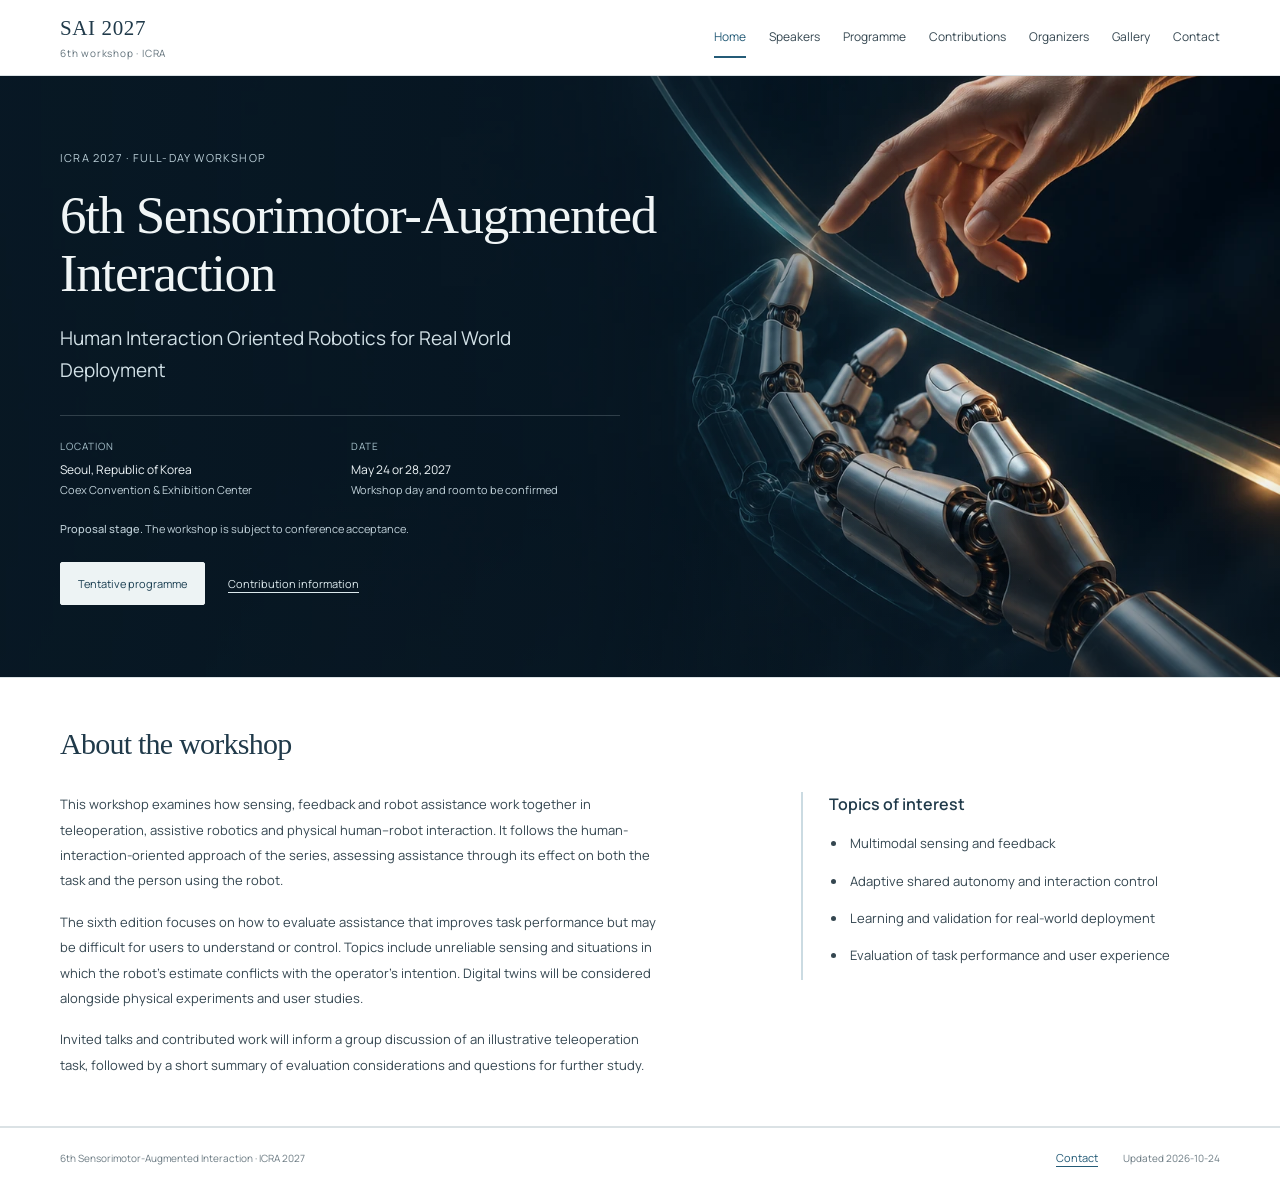
<file: index.html>
<!doctype html>
<html lang="en"><head><meta charset="utf-8"><meta name="viewport" content="width=device-width,initial-scale=1">
<title>6th Sensorimotor-Augmented Interaction | ICRA 2027</title><meta name="description" content="Proposed ICRA 2027 full-day workshop: Human Interaction Oriented Robotics for Real World Deployment.">
<meta name="theme-color" content="#193d50"><link rel="canonical" href="https://hyy2566.github.io/icra-workshop-6th-sai-2027/"><link rel="icon" href="favicon.svg" type="image/svg+xml">
<meta property="og:type" content="website"><meta property="og:title" content="6th Sensorimotor-Augmented Interaction | ICRA 2027"><meta property="og:description" content="Proposed ICRA 2027 full-day workshop: Human Interaction Oriented Robotics for Real World Deployment."><meta property="og:url" content="https://hyy2566.github.io/icra-workshop-6th-sai-2027/"><meta property="og:image" content="https://hyy2566.github.io/icra-workshop-6th-sai-2027/assets/hero-interaction-v2.webp"><meta property="og:image:alt" content="Conceptual illustration of a human hand and a robotic hand">
<link rel="preload" href="assets/fonts/manrope-400.ttf" as="font" type="font/ttf" crossorigin><link rel="preload" href="assets/hero-interaction-v2.webp" as="image"><link rel="stylesheet" href="academic.css?v=6487a0eb64"><script src="site.js?v=db98a8e2d1" defer></script>
<noscript><style>.menu-toggle{display:none}@media(max-width:900px){.site-header{height:auto;position:static}.header-inner{flex-wrap:wrap;padding-block:18px}.nav{display:flex;position:static;padding:0;border:0}}</style></noscript></head>
<body class="home-page"><a class="skip" href="#main">Skip to content</a>
<header class="site-header"><div class="wrap header-inner"><a class="brand" href="index.html" aria-label="6th Sensorimotor-Augmented Interaction home"><span>SAI 2027</span><small>6th workshop · ICRA</small></a><button class="menu-toggle" type="button" aria-expanded="false" aria-controls="main-nav">Menu +</button><nav class="nav" id="main-nav" aria-label="Main navigation"><a href="index.html" aria-current="page">Home</a><a href="speakers.html">Speakers</a><a href="programme.html">Programme</a><a href="contributions.html">Contributions</a><a href="organizers.html">Organizers</a><a href="gallery.html">Gallery</a><a href="contact.html">Contact</a></nav></div></header>
<main id="main"><section class="hero hero-with-art" id="home"><div class="hero-art"><img src="assets/hero-interaction-v2.webp" alt="Conceptual illustration of a human hand and a robotic hand" width="1672" height="941" fetchpriority="high"></div><div class="wrap hero-grid"><div class="hero-copy"><p class="conference-label">ICRA 2027 · Full-day workshop</p><h1>6th Sensorimotor-Augmented Interaction</h1><p class="subtitle">Human Interaction Oriented Robotics for Real World Deployment</p><dl class="event-details"><div><dt>Location</dt><dd>Seoul, Republic of Korea<br><span>Coex Convention &amp; Exhibition Center</span></dd></div><div><dt>Date</dt><dd>May 24 or 28, 2027<br><span>Workshop day and room to be confirmed</span></dd></div></dl><p class="status-note"><strong>Proposal stage.</strong> The workshop is subject to conference acceptance.</p><div class="hero-links"><a class="button" href="programme.html">Tentative programme</a><a href="contributions.html">Contribution information</a></div></div></div></section>
<section class="section" id="about"><div class="wrap"><div class="section-heading"><h2>About the workshop</h2></div><div class="about-layout"><div class="prose"><p>This workshop examines how sensing, feedback and robot assistance work together in teleoperation, assistive robotics and physical human–robot interaction. It follows the human-interaction-oriented approach of the series, assessing assistance through its effect on both the task and the person using the robot.</p><p>The sixth edition focuses on how to evaluate assistance that improves task performance but may be difficult for users to understand or control. Topics include unreliable sensing and situations in which the robot’s estimate conflicts with the operator’s intention. Digital twins will be considered alongside physical experiments and user studies.</p><p>Invited talks and contributed work will inform a group discussion of an illustrative teleoperation task, followed by a short summary of evaluation considerations and questions for further study.</p></div><aside class="topics"><h3>Topics of interest</h3><ul><li>Multimodal sensing and feedback</li><li>Adaptive shared autonomy and interaction control</li><li>Learning and validation for real-world deployment</li><li>Evaluation of task performance and user experience</li></ul></aside></div></div></section></main>
<footer class="footer"><div class="wrap"><p>6th Sensorimotor-Augmented Interaction · ICRA 2027</p><div class="footer-links"><a href="contact.html">Contact</a><span>Updated 2026-10-24</span></div></div></footer></body></html>
</file>
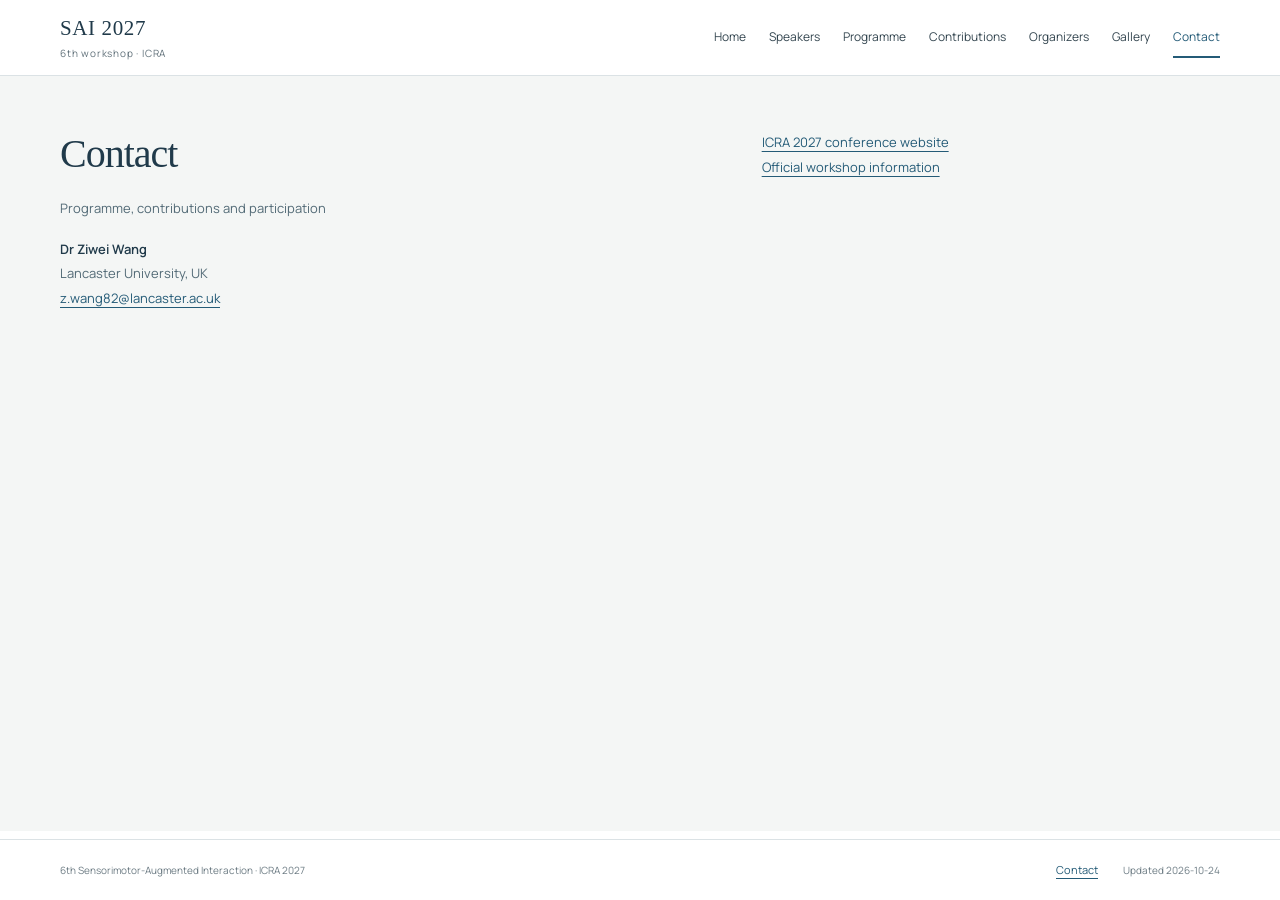
<file: contact.html>
<!doctype html>
<html lang="en"><head><meta charset="utf-8"><meta name="viewport" content="width=device-width,initial-scale=1">
<title>Contact | SAI 2027 · ICRA</title><meta name="description" content="Programme, contribution and participation enquiries for the proposed SAI 2027 workshop.">
<meta name="theme-color" content="#193d50"><link rel="canonical" href="https://hyy2566.github.io/icra-workshop-6th-sai-2027/contact.html"><link rel="icon" href="favicon.svg" type="image/svg+xml">
<meta property="og:type" content="website"><meta property="og:title" content="Contact | SAI 2027 · ICRA"><meta property="og:description" content="Programme, contribution and participation enquiries for the proposed SAI 2027 workshop."><meta property="og:url" content="https://hyy2566.github.io/icra-workshop-6th-sai-2027/contact.html"><meta property="og:image" content="https://hyy2566.github.io/icra-workshop-6th-sai-2027/assets/hero-interaction-v2.webp"><meta property="og:image:alt" content="Conceptual illustration of a human hand and a robotic hand">
<link rel="preload" href="assets/fonts/manrope-400.ttf" as="font" type="font/ttf" crossorigin><link rel="stylesheet" href="academic.css?v=6487a0eb64"><script src="site.js?v=db98a8e2d1" defer></script>
<noscript><style>.menu-toggle{display:none}@media(max-width:900px){.site-header{height:auto;position:static}.header-inner{flex-wrap:wrap;padding-block:18px}.nav{display:flex;position:static;padding:0;border:0}}</style></noscript></head>
<body class="inner-page"><a class="skip" href="#main">Skip to content</a>
<header class="site-header"><div class="wrap header-inner"><a class="brand" href="index.html" aria-label="6th Sensorimotor-Augmented Interaction home"><span>SAI 2027</span><small>6th workshop · ICRA</small></a><button class="menu-toggle" type="button" aria-expanded="false" aria-controls="main-nav">Menu +</button><nav class="nav" id="main-nav" aria-label="Main navigation"><a href="index.html">Home</a><a href="speakers.html">Speakers</a><a href="programme.html">Programme</a><a href="contributions.html">Contributions</a><a href="organizers.html">Organizers</a><a href="gallery.html">Gallery</a><a href="contact.html" aria-current="page">Contact</a></nav></div></header>
<main id="main"><section class="section contact" id="contact"><div class="wrap contact-layout"><div><h1>Contact</h1><p>Programme, contributions and participation</p><p><strong>Dr Ziwei Wang</strong><br>Lancaster University, UK<br><a href="mailto:z.wang82@lancaster.ac.uk">z.wang82@lancaster.ac.uk</a></p></div><div><p><a href="https://2027.ieee-icra.org/" target="_blank" rel="noopener noreferrer">ICRA 2027 conference website</a><br><a href="https://2027.ieee-icra.org/contribute/call-for-workshop-and-tutorial/" target="_blank" rel="noopener noreferrer">Official workshop information</a></p></div></div></section></main>
<footer class="footer"><div class="wrap"><p>6th Sensorimotor-Augmented Interaction · ICRA 2027</p><div class="footer-links"><a href="contact.html">Contact</a><span>Updated 2026-10-24</span></div></div></footer></body></html>
</file>
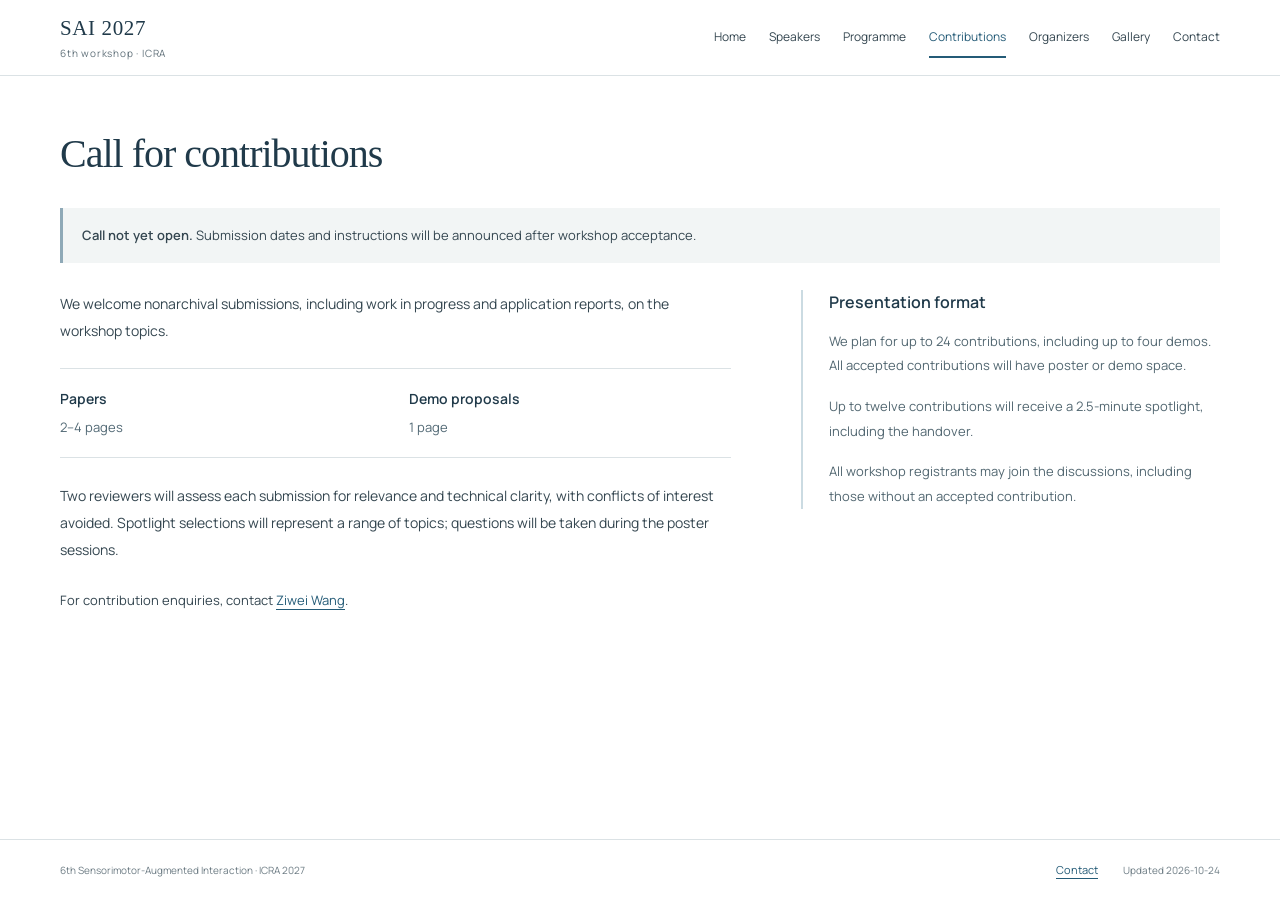
<file: contributions.html>
<!doctype html>
<html lang="en"><head><meta charset="utf-8"><meta name="viewport" content="width=device-width,initial-scale=1">
<title>Contributions | SAI 2027 · ICRA</title><meta name="description" content="Paper, poster and demo contribution information for the proposed ICRA 2027 workshop.">
<meta name="theme-color" content="#193d50"><link rel="canonical" href="https://hyy2566.github.io/icra-workshop-6th-sai-2027/contributions.html"><link rel="icon" href="favicon.svg" type="image/svg+xml">
<meta property="og:type" content="website"><meta property="og:title" content="Contributions | SAI 2027 · ICRA"><meta property="og:description" content="Paper, poster and demo contribution information for the proposed ICRA 2027 workshop."><meta property="og:url" content="https://hyy2566.github.io/icra-workshop-6th-sai-2027/contributions.html"><meta property="og:image" content="https://hyy2566.github.io/icra-workshop-6th-sai-2027/assets/hero-interaction-v2.webp"><meta property="og:image:alt" content="Conceptual illustration of a human hand and a robotic hand">
<link rel="preload" href="assets/fonts/manrope-400.ttf" as="font" type="font/ttf" crossorigin><link rel="stylesheet" href="academic.css?v=6487a0eb64"><script src="site.js?v=db98a8e2d1" defer></script>
<noscript><style>.menu-toggle{display:none}@media(max-width:900px){.site-header{height:auto;position:static}.header-inner{flex-wrap:wrap;padding-block:18px}.nav{display:flex;position:static;padding:0;border:0}}</style></noscript></head>
<body class="inner-page"><a class="skip" href="#main">Skip to content</a>
<header class="site-header"><div class="wrap header-inner"><a class="brand" href="index.html" aria-label="6th Sensorimotor-Augmented Interaction home"><span>SAI 2027</span><small>6th workshop · ICRA</small></a><button class="menu-toggle" type="button" aria-expanded="false" aria-controls="main-nav">Menu +</button><nav class="nav" id="main-nav" aria-label="Main navigation"><a href="index.html">Home</a><a href="speakers.html">Speakers</a><a href="programme.html">Programme</a><a href="contributions.html" aria-current="page">Contributions</a><a href="organizers.html">Organizers</a><a href="gallery.html">Gallery</a><a href="contact.html">Contact</a></nav></div></header>
<main id="main"><section class="section" id="contribute"><div class="wrap"><div class="section-heading"><h1>Call for contributions</h1></div><p class="submission-status"><strong>Call not yet open.</strong> Submission dates and instructions will be announced after workshop acceptance.</p><div class="contribution-layout"><div class="prose"><p>We welcome nonarchival submissions, including work in progress and application reports, on the workshop topics.</p><dl class="formats"><div><dt>Papers</dt><dd>2–4 pages</dd></div><div><dt>Demo proposals</dt><dd>1 page</dd></div></dl><p>Two reviewers will assess each submission for relevance and technical clarity, with conflicts of interest avoided. Spotlight selections will represent a range of topics; questions will be taken during the poster sessions.</p></div><aside class="contribution-notes"><h3>Presentation format</h3><p>We plan for up to 24 contributions, including up to four demos. All accepted contributions will have poster or demo space.</p><p>Up to twelve contributions will receive a 2.5-minute spotlight, including the handover.</p><p>All workshop registrants may join the discussions, including those without an accepted contribution.</p></aside></div><p class="section-contact">For contribution enquiries, contact <a href="mailto:z.wang82@lancaster.ac.uk">Ziwei Wang</a>.</p></div></section></main>
<footer class="footer"><div class="wrap"><p>6th Sensorimotor-Augmented Interaction · ICRA 2027</p><div class="footer-links"><a href="contact.html">Contact</a><span>Updated 2026-10-24</span></div></div></footer></body></html>
</file>
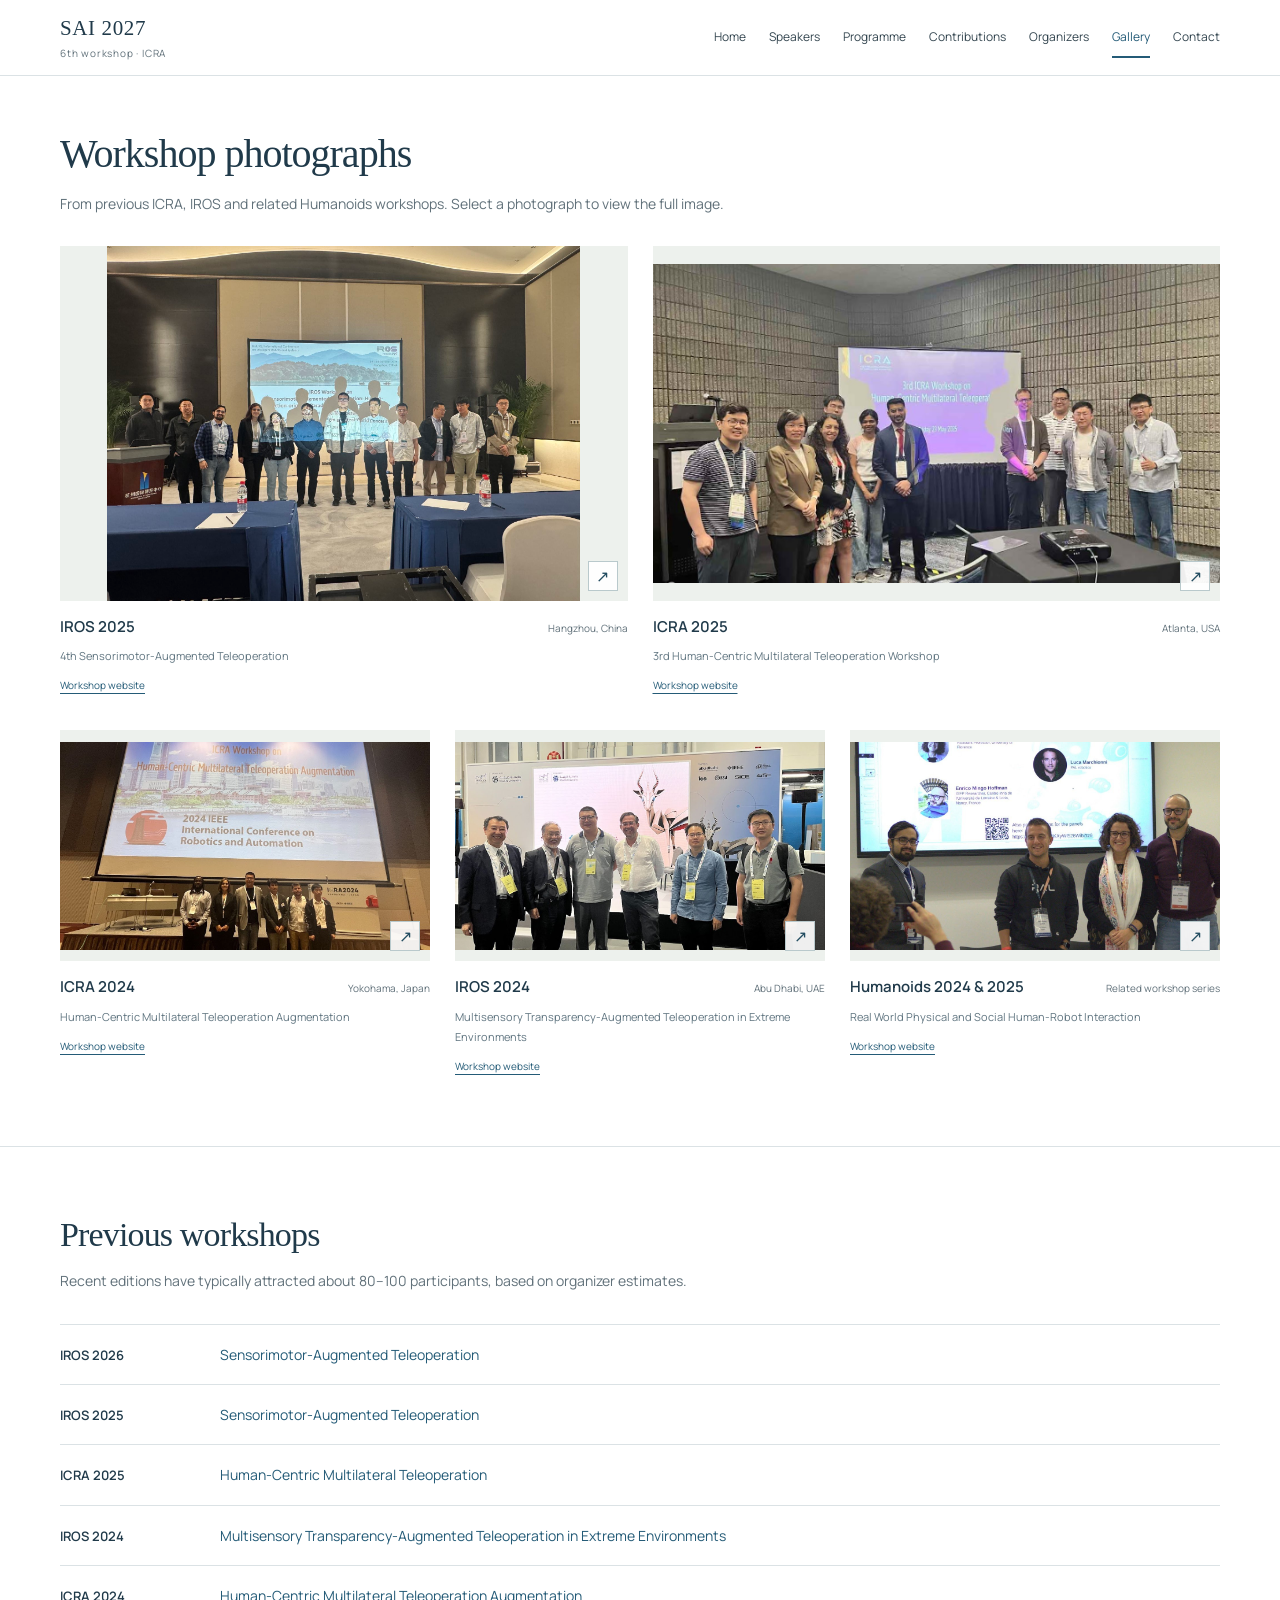
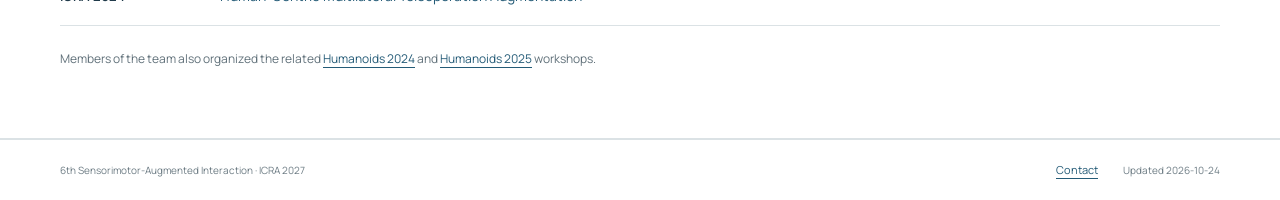
<file: gallery.html>
<!doctype html>
<html lang="en"><head><meta charset="utf-8"><meta name="viewport" content="width=device-width,initial-scale=1">
<title>Gallery | SAI 2027 · ICRA</title><meta name="description" content="Group photographs and websites from the previous ICRA, IROS and related Humanoids workshops.">
<meta name="theme-color" content="#193d50"><link rel="canonical" href="https://hyy2566.github.io/icra-workshop-6th-sai-2027/gallery.html"><link rel="icon" href="favicon.svg" type="image/svg+xml">
<meta property="og:type" content="website"><meta property="og:title" content="Gallery | SAI 2027 · ICRA"><meta property="og:description" content="Group photographs and websites from the previous ICRA, IROS and related Humanoids workshops."><meta property="og:url" content="https://hyy2566.github.io/icra-workshop-6th-sai-2027/gallery.html"><meta property="og:image" content="https://hyy2566.github.io/icra-workshop-6th-sai-2027/assets/hero-interaction-v2.webp"><meta property="og:image:alt" content="Conceptual illustration of a human hand and a robotic hand">
<link rel="preload" href="assets/fonts/manrope-400.ttf" as="font" type="font/ttf" crossorigin><link rel="stylesheet" href="academic.css?v=6487a0eb64"><script src="site.js?v=db98a8e2d1" defer></script>
<noscript><style>.menu-toggle{display:none}@media(max-width:900px){.site-header{height:auto;position:static}.header-inner{flex-wrap:wrap;padding-block:18px}.nav{display:flex;position:static;padding:0;border:0}}</style></noscript></head>
<body class="inner-page"><a class="skip" href="#main">Skip to content</a>
<header class="site-header"><div class="wrap header-inner"><a class="brand" href="index.html" aria-label="6th Sensorimotor-Augmented Interaction home"><span>SAI 2027</span><small>6th workshop · ICRA</small></a><button class="menu-toggle" type="button" aria-expanded="false" aria-controls="main-nav">Menu +</button><nav class="nav" id="main-nav" aria-label="Main navigation"><a href="index.html">Home</a><a href="speakers.html">Speakers</a><a href="programme.html">Programme</a><a href="contributions.html">Contributions</a><a href="organizers.html">Organizers</a><a href="gallery.html" aria-current="page">Gallery</a><a href="contact.html">Contact</a></nav></div></header>
<main id="main"><section class="section" id="gallery"><div class="wrap"><div class="section-heading"><h1>Workshop photographs</h1><p>From previous ICRA, IROS and related Humanoids workshops. Select a photograph to view the full image.</p></div><div class="gallery-grid"><figure class="gallery-item"><a class="gallery-open" href="assets/gallery/iros-2025.jpg" target="_blank" rel="noopener" data-caption="IROS 2025 · Hangzhou, China" aria-label="View IROS 2025 group photograph at full size"><img src="assets/gallery/iros-2025.jpg" width="1706" height="1279" alt="Group photograph from IROS 2025" loading="lazy" decoding="async"><span class="gallery-zoom" aria-hidden="true">↗</span></a><figcaption><div class="gallery-caption-top"><h3>IROS 2025</h3><span>Hangzhou, China</span></div><p>4th Sensorimotor-Augmented Teleoperation</p><a class="gallery-event-link" href="https://sites.google.com/view/iros-workshop-4th-sat-2025" target="_blank" rel="noopener noreferrer">Workshop website</a></figcaption></figure><figure class="gallery-item"><a class="gallery-open" href="assets/gallery/icra-2025.jpg" target="_blank" rel="noopener" data-caption="ICRA 2025 · Atlanta, USA" aria-label="View ICRA 2025 group photograph at full size"><img src="assets/gallery/icra-2025.jpg" width="1280" height="719" alt="Group photograph from ICRA 2025" loading="lazy" decoding="async"><span class="gallery-zoom" aria-hidden="true">↗</span></a><figcaption><div class="gallery-caption-top"><h3>ICRA 2025</h3><span>Atlanta, USA</span></div><p>3rd Human-Centric Multilateral Teleoperation Workshop</p><a class="gallery-event-link" href="https://sites.google.com/view/icra-2025-workshop/home" target="_blank" rel="noopener noreferrer">Workshop website</a></figcaption></figure><figure class="gallery-item"><a class="gallery-open" href="assets/gallery/icra-2024.jpg" target="_blank" rel="noopener" data-caption="ICRA 2024 · Yokohama, Japan" aria-label="View ICRA 2024 group photograph at full size"><img src="assets/gallery/icra-2024.jpg" width="1280" height="719" alt="Group photograph from ICRA 2024" loading="lazy" decoding="async"><span class="gallery-zoom" aria-hidden="true">↗</span></a><figcaption><div class="gallery-caption-top"><h3>ICRA 2024</h3><span>Yokohama, Japan</span></div><p>Human-Centric Multilateral Teleoperation Augmentation</p><a class="gallery-event-link" href="https://sites.google.com/view/humancentricicra2024/home" target="_blank" rel="noopener noreferrer">Workshop website</a></figcaption></figure><figure class="gallery-item"><a class="gallery-open" href="assets/gallery/iros-2024.jpg" target="_blank" rel="noopener" data-caption="IROS 2024 · Abu Dhabi, UAE" aria-label="View IROS 2024 group photograph at full size"><img src="assets/gallery/iros-2024.jpg" width="1280" height="719" alt="Group photograph from IROS 2024" loading="lazy" decoding="async"><span class="gallery-zoom" aria-hidden="true">↗</span></a><figcaption><div class="gallery-caption-top"><h3>IROS 2024</h3><span>Abu Dhabi, UAE</span></div><p>Multisensory Transparency-Augmented Teleoperation in Extreme Environments</p><a class="gallery-event-link" href="https://sites.google.com/view/iros24-ws-multisensory/home" target="_blank" rel="noopener noreferrer">Workshop website</a></figcaption></figure><figure class="gallery-item"><a class="gallery-open" href="assets/gallery/humanoids-2024-2025.jpg" target="_blank" rel="noopener" data-caption="Humanoids 2024 &amp; 2025 · Related workshop series" aria-label="View Humanoids 2024 &amp; 2025 group photograph at full size"><img src="assets/gallery/humanoids-2024-2025.jpg" width="1280" height="719" alt="Group photograph from Humanoids 2024 &amp; 2025" loading="lazy" decoding="async"><span class="gallery-zoom" aria-hidden="true">↗</span></a><figcaption><div class="gallery-caption-top"><h3>Humanoids 2024 &amp; 2025</h3><span>Related workshop series</span></div><p>Real World Physical and Social Human-Robot Interaction</p><a class="gallery-event-link" href="https://rwhri.github.io/Humanoids2024_workshop/" target="_blank" rel="noopener noreferrer">Workshop website</a></figcaption></figure></div></div></section>
<section class="section" id="previous"><div class="wrap"><div class="section-heading"><h2>Previous workshops</h2><p>Recent editions have typically attracted about 80–100 participants, based on organizer estimates.</p></div><ul class="editions"><li><span class="edition-event">IROS 2026</span><a href="https://hyy2566.github.io/iros-workshop-5th-sat-2026/" target="_blank" rel="noopener noreferrer">Sensorimotor-Augmented Teleoperation</a></li><li><span class="edition-event">IROS 2025</span><a href="https://sites.google.com/view/iros-workshop-4th-sat-2025" target="_blank" rel="noopener noreferrer">Sensorimotor-Augmented Teleoperation</a></li><li><span class="edition-event">ICRA 2025</span><a href="https://sites.google.com/view/icra-2025-workshop/home" target="_blank" rel="noopener noreferrer">Human-Centric Multilateral Teleoperation</a></li><li><span class="edition-event">IROS 2024</span><a href="https://sites.google.com/view/iros24-ws-multisensory/home" target="_blank" rel="noopener noreferrer">Multisensory Transparency-Augmented Teleoperation in Extreme Environments</a></li><li><span class="edition-event">ICRA 2024</span><a href="https://sites.google.com/view/humancentricicra2024/home" target="_blank" rel="noopener noreferrer">Human-Centric Multilateral Teleoperation Augmentation</a></li></ul><p class="related-events">Members of the team also organized the related <a href="https://rwhri.github.io/Humanoids2024_workshop/" target="_blank" rel="noopener noreferrer">Humanoids 2024</a> and <a href="https://rwhri.github.io/Humanoids2025_workshop/" target="_blank" rel="noopener noreferrer">Humanoids 2025</a> workshops.</p></div></section><dialog class="photo-dialog" aria-labelledby="photo-caption"><div class="photo-viewer"><button class="photo-close" type="button" aria-label="Close photograph" autofocus>×</button><img class="photo-full" alt="Selected workshop group photograph" width="1280" height="719"><div class="photo-controls"><button class="photo-previous" type="button" aria-label="Previous photograph">←</button><div><p id="photo-caption"></p><span class="photo-count" aria-live="polite"></span></div><button class="photo-next" type="button" aria-label="Next photograph">→</button></div></div></dialog></main>
<footer class="footer"><div class="wrap"><p>6th Sensorimotor-Augmented Interaction · ICRA 2027</p><div class="footer-links"><a href="contact.html">Contact</a><span>Updated 2026-10-24</span></div></div></footer></body></html>
</file>
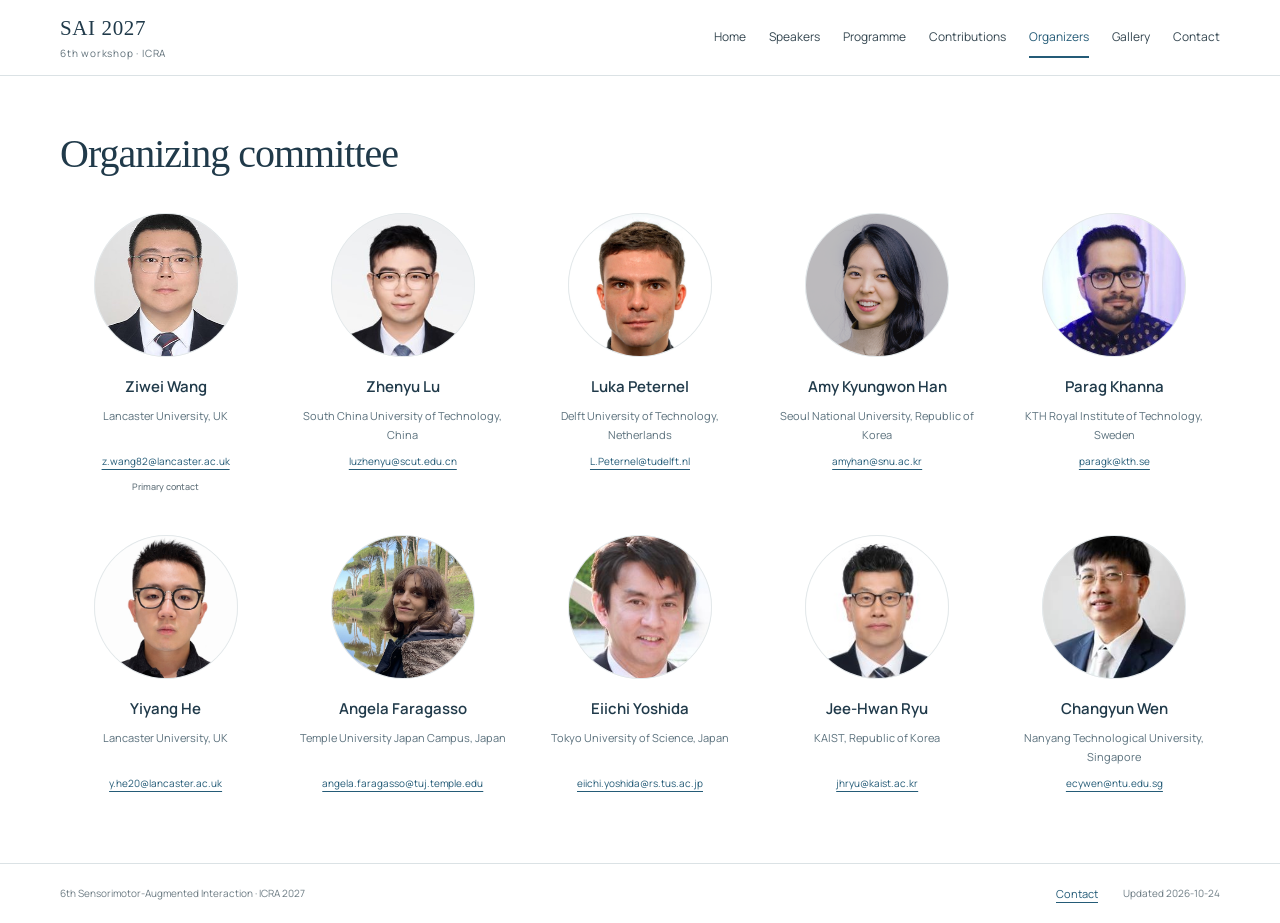
<file: organizers.html>
<!doctype html>
<html lang="en"><head><meta charset="utf-8"><meta name="viewport" content="width=device-width,initial-scale=1">
<title>Organizers | SAI 2027 · ICRA</title><meta name="description" content="Organizing committee, affiliations, personal profiles and contact details for SAI 2027.">
<meta name="theme-color" content="#193d50"><link rel="canonical" href="https://hyy2566.github.io/icra-workshop-6th-sai-2027/organizers.html"><link rel="icon" href="favicon.svg" type="image/svg+xml">
<meta property="og:type" content="website"><meta property="og:title" content="Organizers | SAI 2027 · ICRA"><meta property="og:description" content="Organizing committee, affiliations, personal profiles and contact details for SAI 2027."><meta property="og:url" content="https://hyy2566.github.io/icra-workshop-6th-sai-2027/organizers.html"><meta property="og:image" content="https://hyy2566.github.io/icra-workshop-6th-sai-2027/assets/hero-interaction-v2.webp"><meta property="og:image:alt" content="Conceptual illustration of a human hand and a robotic hand">
<link rel="preload" href="assets/fonts/manrope-400.ttf" as="font" type="font/ttf" crossorigin><link rel="stylesheet" href="academic.css?v=6487a0eb64"><script src="site.js?v=db98a8e2d1" defer></script>
<noscript><style>.menu-toggle{display:none}@media(max-width:900px){.site-header{height:auto;position:static}.header-inner{flex-wrap:wrap;padding-block:18px}.nav{display:flex;position:static;padding:0;border:0}}</style></noscript></head>
<body class="inner-page"><a class="skip" href="#main">Skip to content</a>
<header class="site-header"><div class="wrap header-inner"><a class="brand" href="index.html" aria-label="6th Sensorimotor-Augmented Interaction home"><span>SAI 2027</span><small>6th workshop · ICRA</small></a><button class="menu-toggle" type="button" aria-expanded="false" aria-controls="main-nav">Menu +</button><nav class="nav" id="main-nav" aria-label="Main navigation"><a href="index.html">Home</a><a href="speakers.html">Speakers</a><a href="programme.html">Programme</a><a href="contributions.html">Contributions</a><a href="organizers.html" aria-current="page">Organizers</a><a href="gallery.html">Gallery</a><a href="contact.html">Contact</a></nav></div></header>
<main id="main"><section class="section" id="organizers"><div class="wrap"><div class="section-heading"><h1>Organizing committee</h1></div><div class="organizer-grid"><article class="organizer" id="organizer-ziwei-wang">
    <a class="organizer-portrait" href="https://www.lancaster.ac.uk/engineering/about/people/ziwei-wang" target="_blank" rel="noopener noreferrer" aria-label="Ziwei Wang: personal profile (opens in a new tab)"><img class="organizer-photo" src="assets/organizers/ziwei-wang.jpg" alt="Ziwei Wang" width="144" height="144" loading="lazy"></a>
    <h3><a href="https://www.lancaster.ac.uk/engineering/about/people/ziwei-wang" target="_blank" rel="noopener noreferrer">Ziwei Wang</a></h3>
    <p class="organizer-affiliation">Lancaster University, UK</p>
    <a class="organizer-email" href="mailto:z.wang82@lancaster.ac.uk">z.wang82@lancaster.ac.uk</a><p class="role">Primary contact</p>
    </article><article class="organizer" id="organizer-zhenyu-lu">
    <a class="organizer-portrait" href="https://www.hirobot-lab.cn/teammate/teammate_en.html" target="_blank" rel="noopener noreferrer" aria-label="Zhenyu Lu: personal profile (opens in a new tab)"><img class="organizer-photo" src="assets/organizers/zhenyu-lu.jpg" alt="Zhenyu Lu" width="144" height="144" loading="lazy"></a>
    <h3><a href="https://www.hirobot-lab.cn/teammate/teammate_en.html" target="_blank" rel="noopener noreferrer">Zhenyu Lu</a></h3>
    <p class="organizer-affiliation">South China University of Technology, China</p>
    <a class="organizer-email" href="mailto:luzhenyu@scut.edu.cn">luzhenyu@scut.edu.cn</a>
    </article><article class="organizer" id="organizer-luka-peternel">
    <a class="organizer-portrait" href="https://www.lukapeternel.nl/" target="_blank" rel="noopener noreferrer" aria-label="Luka Peternel: personal profile (opens in a new tab)"><img class="organizer-photo" src="assets/organizers/luka-peternel.jpg" alt="Luka Peternel" width="144" height="144" loading="lazy"></a>
    <h3><a href="https://www.lukapeternel.nl/" target="_blank" rel="noopener noreferrer">Luka Peternel</a></h3>
    <p class="organizer-affiliation">Delft University of Technology, Netherlands</p>
    <a class="organizer-email" href="mailto:L.Peternel@tudelft.nl">L.Peternel@tudelft.nl</a>
    </article><article class="organizer" id="organizer-amy-han">
    <a class="organizer-portrait" href="https://hero.snu.ac.kr/people/amyhan" target="_blank" rel="noopener noreferrer" aria-label="Amy Kyungwon Han: personal profile (opens in a new tab)"><img class="organizer-photo" src="assets/organizers/amy-han.png" alt="Amy Kyungwon Han" width="144" height="144" loading="lazy"></a>
    <h3><a href="https://hero.snu.ac.kr/people/amyhan" target="_blank" rel="noopener noreferrer">Amy Kyungwon Han</a></h3>
    <p class="organizer-affiliation">Seoul National University, Republic of Korea</p>
    <a class="organizer-email" href="mailto:amyhan@snu.ac.kr">amyhan@snu.ac.kr</a>
    </article><article class="organizer" id="organizer-parag-khanna">
    <a class="organizer-portrait" href="https://www.kth.se/profile/paragk" target="_blank" rel="noopener noreferrer" aria-label="Parag Khanna: personal profile (opens in a new tab)"><img class="organizer-photo" src="assets/organizers/parag-khanna.jpg" alt="Parag Khanna" width="144" height="144" loading="lazy"></a>
    <h3><a href="https://www.kth.se/profile/paragk" target="_blank" rel="noopener noreferrer">Parag Khanna</a></h3>
    <p class="organizer-affiliation">KTH Royal Institute of Technology, Sweden</p>
    <a class="organizer-email" href="mailto:paragk@kth.se">paragk@kth.se</a>
    </article><article class="organizer" id="organizer-yiyang-he">
    <a class="organizer-portrait" href="https://www.lancaster.ac.uk/engineering/about/people/yiyang-he" target="_blank" rel="noopener noreferrer" aria-label="Yiyang He: personal profile (opens in a new tab)"><img class="organizer-photo" src="assets/organizers/yiyang-he.jpg" alt="Yiyang He" width="144" height="144" loading="lazy"></a>
    <h3><a href="https://www.lancaster.ac.uk/engineering/about/people/yiyang-he" target="_blank" rel="noopener noreferrer">Yiyang He</a></h3>
    <p class="organizer-affiliation">Lancaster University, UK</p>
    <a class="organizer-email" href="mailto:y.he20@lancaster.ac.uk">y.he20@lancaster.ac.uk</a>
    </article><article class="organizer" id="organizer-angela-faragasso">
    <a class="organizer-portrait" href="https://angela-faragasso.com/" target="_blank" rel="noopener noreferrer" aria-label="Angela Faragasso: personal profile (opens in a new tab)"><img class="organizer-photo" src="assets/organizers/angela-faragasso.jpg" alt="Angela Faragasso" width="144" height="144" loading="lazy"></a>
    <h3><a href="https://angela-faragasso.com/" target="_blank" rel="noopener noreferrer">Angela Faragasso</a></h3>
    <p class="organizer-affiliation">Temple University Japan Campus, Japan</p>
    <a class="organizer-email" href="mailto:angela.faragasso@tuj.temple.edu">angela.faragasso@tuj.temple.edu</a>
    </article><article class="organizer" id="organizer-eiichi-yoshida">
    <a class="organizer-portrait" href="https://www.rs.tus.ac.jp/eiichi.yoshida/" target="_blank" rel="noopener noreferrer" aria-label="Eiichi Yoshida: personal profile (opens in a new tab)"><img class="organizer-photo" src="assets/organizers/eiichi-yoshida.jpg" alt="Eiichi Yoshida" width="144" height="144" loading="lazy"></a>
    <h3><a href="https://www.rs.tus.ac.jp/eiichi.yoshida/" target="_blank" rel="noopener noreferrer">Eiichi Yoshida</a></h3>
    <p class="organizer-affiliation">Tokyo University of Science, Japan</p>
    <a class="organizer-email" href="mailto:eiichi.yoshida@rs.tus.ac.jp">eiichi.yoshida@rs.tus.ac.jp</a>
    </article><article class="organizer" id="organizer-jee-hwan-ryu">
    <a class="organizer-portrait" href="https://pure.kaist.ac.kr/en/persons/jee-hwan-ryu/" target="_blank" rel="noopener noreferrer" aria-label="Jee-Hwan Ryu: personal profile (opens in a new tab)"><img class="organizer-photo" src="assets/organizers/jee-hwan-ryu.jpg" alt="Jee-Hwan Ryu" width="144" height="144" loading="lazy"></a>
    <h3><a href="https://pure.kaist.ac.kr/en/persons/jee-hwan-ryu/" target="_blank" rel="noopener noreferrer">Jee-Hwan Ryu</a></h3>
    <p class="organizer-affiliation">KAIST, Republic of Korea</p>
    <a class="organizer-email" href="mailto:jhryu@kaist.ac.kr">jhryu@kaist.ac.kr</a>
    </article><article class="organizer" id="organizer-changyun-wen">
    <a class="organizer-portrait" href="https://personal.ntu.edu.sg/ecywen/bio.htm" target="_blank" rel="noopener noreferrer" aria-label="Changyun Wen: personal profile (opens in a new tab)"><img class="organizer-photo" src="assets/organizers/changyun-wen.jpg" alt="Changyun Wen" width="144" height="144" loading="lazy"></a>
    <h3><a href="https://personal.ntu.edu.sg/ecywen/bio.htm" target="_blank" rel="noopener noreferrer">Changyun Wen</a></h3>
    <p class="organizer-affiliation">Nanyang Technological University, Singapore</p>
    <a class="organizer-email" href="mailto:ecywen@ntu.edu.sg">ecywen@ntu.edu.sg</a>
    </article></div></div></section></main>
<footer class="footer"><div class="wrap"><p>6th Sensorimotor-Augmented Interaction · ICRA 2027</p><div class="footer-links"><a href="contact.html">Contact</a><span>Updated 2026-10-24</span></div></div></footer></body></html>
</file>
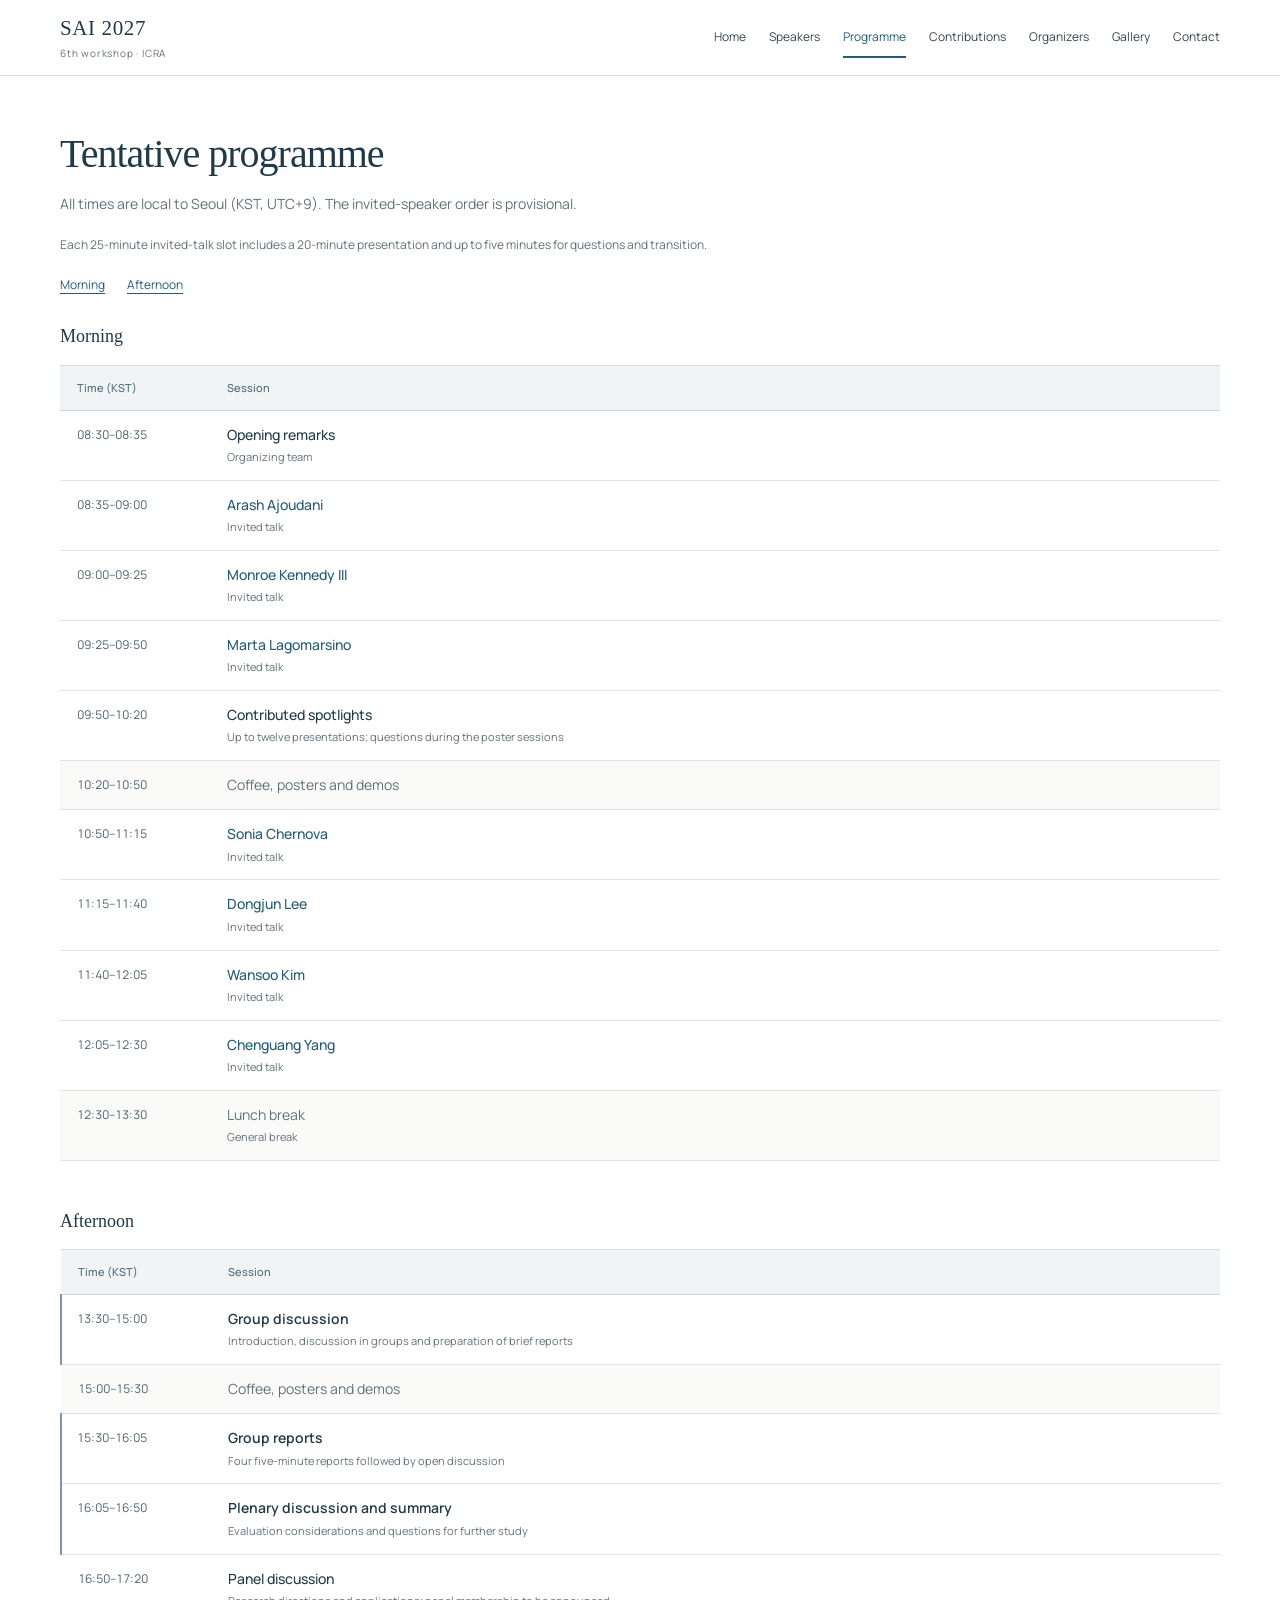
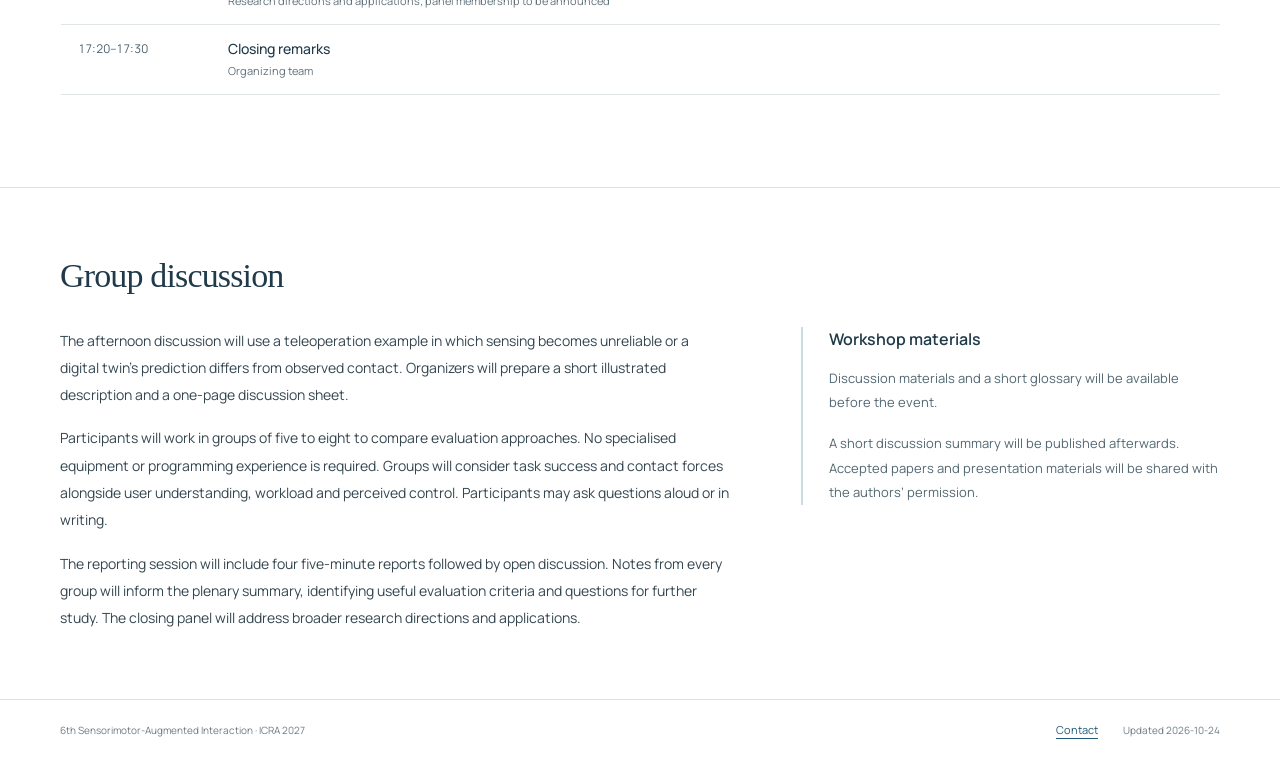
<file: programme.html>
<!doctype html>
<html lang="en"><head><meta charset="utf-8"><meta name="viewport" content="width=device-width,initial-scale=1">
<title>Programme | SAI 2027 · ICRA</title><meta name="description" content="Tentative programme and group discussion for the proposed ICRA 2027 workshop.">
<meta name="theme-color" content="#193d50"><link rel="canonical" href="https://hyy2566.github.io/icra-workshop-6th-sai-2027/programme.html"><link rel="icon" href="favicon.svg" type="image/svg+xml">
<meta property="og:type" content="website"><meta property="og:title" content="Programme | SAI 2027 · ICRA"><meta property="og:description" content="Tentative programme and group discussion for the proposed ICRA 2027 workshop."><meta property="og:url" content="https://hyy2566.github.io/icra-workshop-6th-sai-2027/programme.html"><meta property="og:image" content="https://hyy2566.github.io/icra-workshop-6th-sai-2027/assets/hero-interaction-v2.webp"><meta property="og:image:alt" content="Conceptual illustration of a human hand and a robotic hand">
<link rel="preload" href="assets/fonts/manrope-400.ttf" as="font" type="font/ttf" crossorigin><link rel="stylesheet" href="academic.css?v=6487a0eb64"><script src="site.js?v=db98a8e2d1" defer></script>
<noscript><style>.menu-toggle{display:none}@media(max-width:900px){.site-header{height:auto;position:static}.header-inner{flex-wrap:wrap;padding-block:18px}.nav{display:flex;position:static;padding:0;border:0}}</style></noscript></head>
<body class="inner-page"><a class="skip" href="#main">Skip to content</a>
<header class="site-header"><div class="wrap header-inner"><a class="brand" href="index.html" aria-label="6th Sensorimotor-Augmented Interaction home"><span>SAI 2027</span><small>6th workshop · ICRA</small></a><button class="menu-toggle" type="button" aria-expanded="false" aria-controls="main-nav">Menu +</button><nav class="nav" id="main-nav" aria-label="Main navigation"><a href="index.html">Home</a><a href="speakers.html">Speakers</a><a href="programme.html" aria-current="page">Programme</a><a href="contributions.html">Contributions</a><a href="organizers.html">Organizers</a><a href="gallery.html">Gallery</a><a href="contact.html">Contact</a></nav></div></header>
<main id="main"><section class="section" id="programme"><div class="wrap"><div class="section-heading"><h1>Tentative programme</h1><p>All times are local to Seoul (KST, UTC+9). The invited-speaker order is provisional.</p></div><p class="programme-note">Each 25-minute invited-talk slot includes a 20-minute presentation and up to five minutes for questions and transition.</p><nav class="programme-links" aria-label="Programme sessions"><a href="#morning">Morning</a><a href="#afternoon">Afternoon</a></nav><table class="schedule" id="morning"><caption>Morning</caption><thead><tr><th scope="col">Time (KST)</th><th scope="col">Session</th></tr></thead><tbody><tr class="talk"><td>08:30–08:35</td><td><span class="session-title">Opening remarks</span><span class="session-detail">Organizing team</span></td></tr><tr class="talk"><td>08:35–09:00</td><td><span class="session-title"><a href="speakers.html#speaker-arash">Arash Ajoudani</a></span><span class="session-detail">Invited talk</span></td></tr><tr class="talk"><td>09:00–09:25</td><td><span class="session-title"><a href="speakers.html#speaker-monroe">Monroe Kennedy III</a></span><span class="session-detail">Invited talk</span></td></tr><tr class="talk"><td>09:25–09:50</td><td><span class="session-title"><a href="speakers.html#speaker-marta">Marta Lagomarsino</a></span><span class="session-detail">Invited talk</span></td></tr><tr class="talk"><td>09:50–10:20</td><td><span class="session-title">Contributed spotlights</span><span class="session-detail">Up to twelve presentations; questions during the poster sessions</span></td></tr><tr class="break"><td>10:20–10:50</td><td><span class="session-title">Coffee, posters and demos</span></td></tr><tr class="talk"><td>10:50–11:15</td><td><span class="session-title"><a href="speakers.html#speaker-sonia">Sonia Chernova</a></span><span class="session-detail">Invited talk</span></td></tr><tr class="talk"><td>11:15–11:40</td><td><span class="session-title"><a href="speakers.html#speaker-dongjun">Dongjun Lee</a></span><span class="session-detail">Invited talk</span></td></tr><tr class="talk"><td>11:40–12:05</td><td><span class="session-title"><a href="speakers.html#speaker-wansoo">Wansoo Kim</a></span><span class="session-detail">Invited talk</span></td></tr><tr class="talk"><td>12:05–12:30</td><td><span class="session-title"><a href="speakers.html#speaker-chenguang">Chenguang Yang</a></span><span class="session-detail">Invited talk</span></td></tr><tr class="break"><td>12:30–13:30</td><td><span class="session-title">Lunch break</span><span class="session-detail">General break</span></td></tr></tbody></table><table class="schedule" id="afternoon"><caption>Afternoon</caption><thead><tr><th scope="col">Time (KST)</th><th scope="col">Session</th></tr></thead><tbody><tr class="interactive"><td>13:30–15:00</td><td><span class="session-title">Group discussion</span><span class="session-detail">Introduction, discussion in groups and preparation of brief reports</span></td></tr><tr class="break"><td>15:00–15:30</td><td><span class="session-title">Coffee, posters and demos</span></td></tr><tr class="interactive"><td>15:30–16:05</td><td><span class="session-title">Group reports</span><span class="session-detail">Four five-minute reports followed by open discussion</span></td></tr><tr class="interactive"><td>16:05–16:50</td><td><span class="session-title">Plenary discussion and summary</span><span class="session-detail">Evaluation considerations and questions for further study</span></td></tr><tr class="talk"><td>16:50–17:20</td><td><span class="session-title">Panel discussion</span><span class="session-detail">Research directions and applications; panel membership to be announced</span></td></tr><tr class="talk"><td>17:20–17:30</td><td><span class="session-title">Closing remarks</span><span class="session-detail">Organizing team</span></td></tr></tbody></table></div></section>
<section class="section" id="discussion"><div class="wrap"><div class="section-heading"><h2>Group discussion</h2></div><div class="discussion-layout"><div class="prose"><p>The afternoon discussion will use a teleoperation example in which sensing becomes unreliable or a digital twin’s prediction differs from observed contact. Organizers will prepare a short illustrated description and a one-page discussion sheet.</p><p>Participants will work in groups of five to eight to compare evaluation approaches. No specialised equipment or programming experience is required. Groups will consider task success and contact forces alongside user understanding, workload and perceived control. Participants may ask questions aloud or in writing.</p><p>The reporting session will include four five-minute reports followed by open discussion. Notes from every group will inform the plenary summary, identifying useful evaluation criteria and questions for further study. The closing panel will address broader research directions and applications.</p></div><aside class="materials" id="resources"><h3>Workshop materials</h3><p>Discussion materials and a short glossary will be available before the event.</p><p>A short discussion summary will be published afterwards. Accepted papers and presentation materials will be shared with the authors’ permission.</p></aside></div></div></section></main>
<footer class="footer"><div class="wrap"><p>6th Sensorimotor-Augmented Interaction · ICRA 2027</p><div class="footer-links"><a href="contact.html">Contact</a><span>Updated 2026-10-24</span></div></div></footer></body></html>
</file>
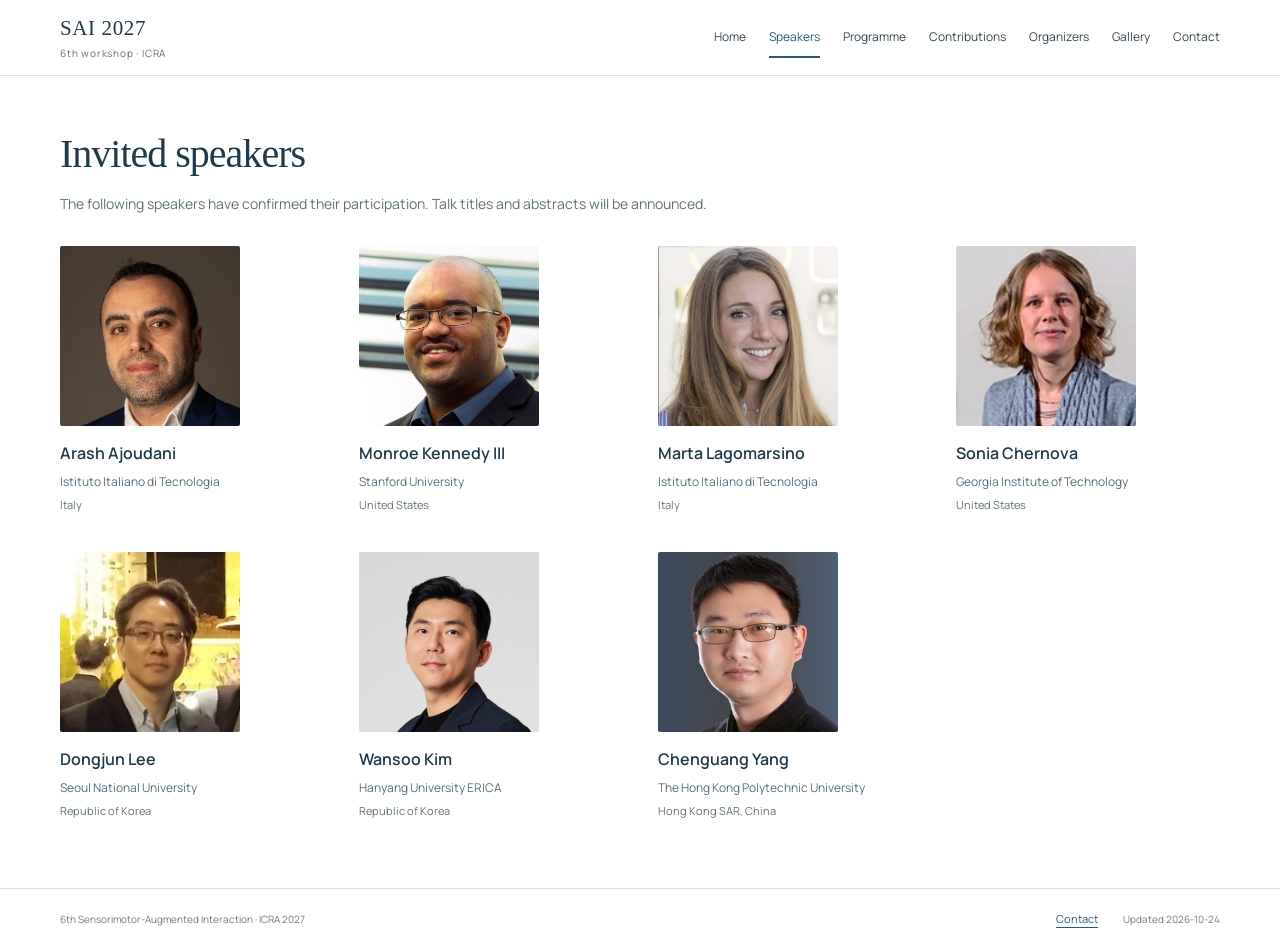
<file: speakers.html>
<!doctype html>
<html lang="en"><head><meta charset="utf-8"><meta name="viewport" content="width=device-width,initial-scale=1">
<title>Speakers | SAI 2027 · ICRA</title><meta name="description" content="Invited speakers at the 6th Sensorimotor-Augmented Interaction workshop at ICRA 2027.">
<meta name="theme-color" content="#193d50"><link rel="canonical" href="https://hyy2566.github.io/icra-workshop-6th-sai-2027/speakers.html"><link rel="icon" href="favicon.svg" type="image/svg+xml">
<meta property="og:type" content="website"><meta property="og:title" content="Speakers | SAI 2027 · ICRA"><meta property="og:description" content="Invited speakers at the 6th Sensorimotor-Augmented Interaction workshop at ICRA 2027."><meta property="og:url" content="https://hyy2566.github.io/icra-workshop-6th-sai-2027/speakers.html"><meta property="og:image" content="https://hyy2566.github.io/icra-workshop-6th-sai-2027/assets/hero-interaction-v2.webp"><meta property="og:image:alt" content="Conceptual illustration of a human hand and a robotic hand">
<link rel="preload" href="assets/fonts/manrope-400.ttf" as="font" type="font/ttf" crossorigin><link rel="stylesheet" href="academic.css?v=6487a0eb64"><script src="site.js?v=db98a8e2d1" defer></script>
<noscript><style>.menu-toggle{display:none}@media(max-width:900px){.site-header{height:auto;position:static}.header-inner{flex-wrap:wrap;padding-block:18px}.nav{display:flex;position:static;padding:0;border:0}}</style></noscript></head>
<body class="inner-page"><a class="skip" href="#main">Skip to content</a>
<header class="site-header"><div class="wrap header-inner"><a class="brand" href="index.html" aria-label="6th Sensorimotor-Augmented Interaction home"><span>SAI 2027</span><small>6th workshop · ICRA</small></a><button class="menu-toggle" type="button" aria-expanded="false" aria-controls="main-nav">Menu +</button><nav class="nav" id="main-nav" aria-label="Main navigation"><a href="index.html">Home</a><a href="speakers.html" aria-current="page">Speakers</a><a href="programme.html">Programme</a><a href="contributions.html">Contributions</a><a href="organizers.html">Organizers</a><a href="gallery.html">Gallery</a><a href="contact.html">Contact</a></nav></div></header>
<main id="main"><section class="section" id="speakers"><div class="wrap"><div class="section-heading"><h1>Invited speakers</h1><p>The following speakers have confirmed their participation. Talk titles and abstracts will be announced.</p></div><div class="speaker-grid"><article class="speaker" id="speaker-arash">
    <a class="speaker-portrait" href="https://www.iit.it/people-details/-/people/arash-ajoudani" target="_blank" rel="noopener noreferrer" aria-label="Arash Ajoudani: official profile (opens in a new tab)"><img class="speaker-photo" src="assets/people/arash.jpg" alt="Arash Ajoudani" width="180" height="180" loading="lazy"></a>
    <div class="speaker-info"><h3><a href="https://www.iit.it/people-details/-/people/arash-ajoudani" target="_blank" rel="noopener noreferrer">Arash Ajoudani</a></h3><p>Istituto Italiano di Tecnologia</p><p class="country">Italy</p></div></article><article class="speaker" id="speaker-monroe">
    <a class="speaker-portrait" href="https://profiles.stanford.edu/monroe-kennedy" target="_blank" rel="noopener noreferrer" aria-label="Monroe Kennedy III: official profile (opens in a new tab)"><img class="speaker-photo" src="assets/people/monroe.jpg" alt="Monroe Kennedy III" width="180" height="180" loading="lazy"></a>
    <div class="speaker-info"><h3><a href="https://profiles.stanford.edu/monroe-kennedy" target="_blank" rel="noopener noreferrer">Monroe Kennedy III</a></h3><p>Stanford University</p><p class="country">United States</p></div></article><article class="speaker" id="speaker-marta">
    <a class="speaker-portrait" href="https://www.iit.it/it/people-profile/-/people/marta-lagomarsino/" target="_blank" rel="noopener noreferrer" aria-label="Marta Lagomarsino: official profile (opens in a new tab)"><img class="speaker-photo" src="assets/people/marta.jpg" alt="Marta Lagomarsino" width="180" height="180" loading="lazy"></a>
    <div class="speaker-info"><h3><a href="https://www.iit.it/it/people-profile/-/people/marta-lagomarsino/" target="_blank" rel="noopener noreferrer">Marta Lagomarsino</a></h3><p>Istituto Italiano di Tecnologia</p><p class="country">Italy</p></div></article><article class="speaker" id="speaker-sonia">
    <a class="speaker-portrait" href="https://www.cc.gatech.edu/people/sonia-chernova" target="_blank" rel="noopener noreferrer" aria-label="Sonia Chernova: official profile (opens in a new tab)"><img class="speaker-photo" src="assets/people/sonia.jpg" alt="Sonia Chernova" width="180" height="180" loading="lazy"></a>
    <div class="speaker-info"><h3><a href="https://www.cc.gatech.edu/people/sonia-chernova" target="_blank" rel="noopener noreferrer">Sonia Chernova</a></h3><p>Georgia Institute of Technology</p><p class="country">United States</p></div></article><article class="speaker" id="speaker-dongjun">
    <a class="speaker-portrait" href="https://www.inrol.snu.ac.kr/dongjun-lee" target="_blank" rel="noopener noreferrer" aria-label="Dongjun Lee: official profile (opens in a new tab)"><img class="speaker-photo" src="assets/people/dongjun.jpg" alt="Dongjun Lee" width="180" height="180" loading="lazy"></a>
    <div class="speaker-info"><h3><a href="https://www.inrol.snu.ac.kr/dongjun-lee" target="_blank" rel="noopener noreferrer">Dongjun Lee</a></h3><p>Seoul National University</p><p class="country">Republic of Korea</p></div></article><article class="speaker" id="speaker-wansoo">
    <a class="speaker-portrait" href="https://harco.hanyang.ac.kr/team/" target="_blank" rel="noopener noreferrer" aria-label="Wansoo Kim: official profile (opens in a new tab)"><img class="speaker-photo" src="assets/people/wansoo.jpg" alt="Wansoo Kim" width="180" height="180" loading="lazy"></a>
    <div class="speaker-info"><h3><a href="https://harco.hanyang.ac.kr/team/" target="_blank" rel="noopener noreferrer">Wansoo Kim</a></h3><p>Hanyang University ERICA</p><p class="country">Republic of Korea</p></div></article><article class="speaker" id="speaker-chenguang">
    <a class="speaker-portrait" href="https://www.polyu.edu.hk/comp/people/academic-staff/prof-yang-chenguang-charlie/" target="_blank" rel="noopener noreferrer" aria-label="Chenguang Yang: official profile (opens in a new tab)"><img class="speaker-photo" src="assets/people/chenguang.jpg" alt="Chenguang Yang" width="180" height="180" loading="lazy"></a>
    <div class="speaker-info"><h3><a href="https://www.polyu.edu.hk/comp/people/academic-staff/prof-yang-chenguang-charlie/" target="_blank" rel="noopener noreferrer">Chenguang Yang</a></h3><p>The Hong Kong Polytechnic University</p><p class="country">Hong Kong SAR, China</p></div></article></div></div></section></main>
<footer class="footer"><div class="wrap"><p>6th Sensorimotor-Augmented Interaction · ICRA 2027</p><div class="footer-links"><a href="contact.html">Contact</a><span>Updated 2026-10-24</span></div></div></footer></body></html>
</file>
<file: academic.css>
@charset "UTF-8";
@font-face{font-family:Manrope;src:url('assets/fonts/manrope-400.ttf') format('truetype');font-weight:400;font-display:swap}
@font-face{font-family:Manrope;src:url('assets/fonts/manrope-500.ttf') format('truetype');font-weight:500;font-display:swap}
@font-face{font-family:Manrope;src:url('assets/fonts/manrope-600.ttf') format('truetype');font-weight:600;font-display:swap}
@font-face{font-family:Manrope;src:url('assets/fonts/manrope-700.ttf') format('truetype');font-weight:700;font-display:swap}
:root{--ink:#203a4a;--body:#344650;--muted:#61717a;--line:#dbe2e5;--accent:#245b77;--paper:#fff;--max:1160px}
*{box-sizing:border-box}html{scroll-behavior:smooth;scroll-padding-top:76px}body{margin:0;background:var(--paper);color:var(--body);font-family:Manrope,"Segoe UI",Arial,sans-serif;font-size:15px;line-height:1.8;-webkit-font-smoothing:antialiased}::selection{background:#dae7ec;color:#142e3e}h1,h2,h3,p,figure{margin:0}h1,h2{font-family:Georgia,"Times New Roman",serif;font-weight:400;color:var(--ink);line-height:1.2;letter-spacing:-.025em}h2{font-size:34px}h3{font-size:16px;font-weight:600;line-height:1.5;color:var(--ink)}p+p{margin-top:16px}a{color:var(--accent);text-underline-offset:4px;text-decoration-thickness:1px}a:hover{text-decoration:underline;color:#102d41}a:focus-visible,button:focus-visible{outline:3px solid #5488a3;outline-offset:4px}button{font:inherit;cursor:pointer}img{display:block;max-width:100%;height:auto}.wrap{width:min(var(--max),calc(100% - 80px));margin-inline:auto}.skip{position:fixed;top:-80px;left:12px;background:white;padding:8px 15px;z-index:50}.skip:focus{top:10px}.site-header{position:sticky;top:0;z-index:20;background:#fffffffa;border-bottom:1px solid var(--line);height:76px}.header-inner{height:100%;display:flex;align-items:center;justify-content:space-between;gap:25px}.brand{display:block;text-decoration:none;color:var(--ink);min-width:145px;line-height:1.3}.brand:hover{text-decoration:none}.brand span{font-size:21px;font-family:Georgia,"Times New Roman",serif;letter-spacing:.03em}.brand small{display:block;font-size:10px;letter-spacing:.08em;margin-top:5px;color:var(--muted)}.nav{display:flex;gap:23px;align-items:center}.nav a{font-size:12px;color:var(--body);text-decoration:none;padding-block:9px;border-bottom:2px solid transparent}.nav a:hover,.nav a[aria-current]{color:var(--accent);border-bottom-color:var(--accent)}.menu-toggle{display:none;background:white;border:1px solid #b9c9d1;padding:7px 13px;color:var(--ink);font-size:12px;border-radius:2px}
.hero{background:#f7f8f6;border-bottom:1px solid var(--line);padding:58px 0 52px}.hero-grid{display:grid;grid-template-columns:1.12fr 1fr;gap:55px;align-items:center}.conference-label{font-size:11px;letter-spacing:.11em;text-transform:uppercase;color:#546c79;margin-bottom:18px}.hero h1{font-size:clamp(38px,4.2vw,53px);line-height:1.1;max-width:650px}.subtitle{font-size:19px;font-weight:400;line-height:1.65;color:#3b5260;margin-top:21px;max-width:580px}.event-details{display:grid;grid-template-columns:1fr 1fr;gap:22px;margin:29px 0 0;border-top:1px solid #d2dde0;padding-top:21px}.event-details dt{font-size:10px;text-transform:uppercase;letter-spacing:.1em;color:#647c86;margin-bottom:5px}.event-details dd{margin:0;font-size:12px;color:var(--ink);line-height:1.7}.event-details dd span{font-size:11px;color:var(--muted)}.status-note{font-size:11px;color:var(--muted);margin-top:18px;line-height:1.8}.status-note strong{font-weight:500}.hero-links{display:flex;align-items:center;gap:23px;flex-wrap:wrap;margin-top:23px}.hero-links>a{font-size:11px}.button{display:inline-block;padding:11px 17px;background:var(--ink);color:white;border:1px solid var(--ink);border-radius:2px;text-decoration:none;font-size:12px}.button:hover{background:#31586d;color:white;text-decoration:none}.hero-photo img{width:100%;height:auto;border:1px solid #ccd6d9}.hero-photo figcaption{font-size:10px;color:var(--muted);line-height:1.8;margin-top:11px}.hero-photo figcaption a{white-space:nowrap}
.section{padding:68px 0;border-bottom:1px solid var(--line)}.section-heading{margin-bottom:30px}.section-heading>p{max-width:760px;margin-top:13px;color:var(--muted);font-size:14px}.about-layout,.discussion-layout,.contribution-layout{display:grid;grid-template-columns:1.6fr 1fr;gap:70px}.prose p{font-size:14px;line-height:1.95;max-width:75ch}.topics,.materials,.contribution-notes{border-left:2px solid #cbdbe2;padding-left:26px;align-self:start}.topics h3,.materials h3,.contribution-notes h3{margin-bottom:15px}.topics ul{margin:0;padding-left:18px}.topics li{padding-left:3px;margin:0 0 13px;font-size:13px;line-height:1.85}.materials p,.contribution-notes p{font-size:13px;line-height:1.9;color:#526771}.speaker-grid{display:grid;grid-template-columns:repeat(4,minmax(0,1fr));gap:38px 35px}.speaker-portrait{display:block;width:180px;max-width:100%;margin-bottom:15px}.speaker-photo{width:180px;height:180px;object-fit:cover;object-position:center 25%;background:#eef1ef;border-radius:2px}.speaker h3{font-size:16px;line-height:1.5}.speaker h3 a{text-decoration:none;color:var(--ink)}.speaker h3 a:hover{text-decoration:underline}.speaker-info p{font-size:12px;color:#566d79;margin-top:7px;line-height:1.7;max-width:250px}.speaker-info .country{font-size:11px;margin-top:3px;color:var(--muted)}
.programme-note{font-size:12px;color:var(--muted);max-width:800px;margin-top:-12px}.programme-links{display:flex;gap:22px;margin:18px 0 5px;font-size:12px}.schedule{width:100%;border-collapse:collapse;table-layout:fixed;margin-bottom:24px}.schedule caption{text-align:left;font-size:18px;font-family:Georgia,"Times New Roman",serif;color:var(--ink);padding:20px 0 12px}.schedule th{text-align:left;font-size:11px;font-weight:500;color:#4e6978;padding:12px 17px;background:#f0f4f5;border-top:1px solid #d3dfe4;border-bottom:1px solid #c9d8df}.schedule th:first-child{width:150px}.schedule td{padding:13px 17px;border-bottom:1px solid #e0e6e8;vertical-align:top}.schedule td:first-child{font-size:12px;font-variant-numeric:tabular-nums;color:#4d6370;white-space:nowrap}.session-title{display:block;font-size:14px;line-height:1.6;font-weight:500;color:var(--ink)}.session-title a{text-decoration:none}.session-title a:hover{text-decoration:underline}.session-detail{display:block;font-size:11px;color:var(--muted);line-height:1.7;margin-top:2px}.schedule .break{background:#fafbf9}.schedule .break .session-title{font-weight:400;color:#5f7179}.schedule .interactive td:first-child{border-left:2px solid #789aac;padding-left:15px}.schedule .interactive .session-title{font-weight:600}.schedule tbody tr:hover{background:#f5f8f9}
.submission-status{font-size:13px;background:#f2f5f5;border-left:3px solid #8fa9b7;padding:15px 19px;margin-bottom:27px;line-height:1.9}.submission-status strong{font-weight:600}.formats{display:grid;grid-template-columns:1fr 1fr;gap:28px;margin:24px 0;padding-block:17px;border-top:1px solid var(--line);border-bottom:1px solid var(--line)}.formats dt{font-size:14px;font-weight:600;color:var(--ink)}.formats dd{margin:5px 0 0;font-size:13px;color:#526975}.section-contact{font-size:13px;margin-top:25px}.organizer-grid{display:grid;grid-template-columns:repeat(3,minmax(0,1fr));gap:25px 40px}.organizer{border-top:1px solid #e1e6e8;padding-top:19px}.organizer h3{font-size:15px}.organizer .role{display:inline-block;margin-left:8px;font-size:9px;font-weight:400;color:#69818c}.organizer p{font-size:12px;line-height:1.8;margin-top:7px;color:#5a707c}.organizer>a{display:inline-block;margin-top:8px;font-size:11px;overflow-wrap:anywhere}.editions{list-style:none;padding:0;margin:0;border-top:1px solid var(--line)}.editions li{display:grid;grid-template-columns:135px 1fr;gap:25px;padding:17px 0;border-bottom:1px solid var(--line);align-items:baseline}.edition-event{font-weight:600;font-size:13px;color:var(--ink)}.editions a{font-size:14px;line-height:1.8;text-decoration:none}.editions a:hover{text-decoration:underline}.related-events{font-size:12px;color:var(--muted);margin-top:22px}
.gallery-grid{display:grid;grid-template-columns:repeat(6,minmax(0,1fr));gap:33px 25px}.gallery-item{grid-column:span 2;margin:0}.gallery-item:nth-child(-n+2){grid-column:span 3}.gallery-open{position:relative;display:block;aspect-ratio:16/10;overflow:hidden;background:#edf1ed;text-decoration:none}.gallery-open img{display:block;width:100%;height:100%;object-fit:contain}.gallery-zoom{position:absolute;right:10px;bottom:10px;display:grid;place-items:center;width:30px;height:30px;background:#ffffffeb;border:1px solid #b9c9cc;font-size:16px;color:#234d61}.gallery-open:hover .gallery-zoom{background:#e2eef3}.gallery-item figcaption{padding-top:15px}.gallery-caption-top{display:flex;flex-wrap:wrap;align-items:baseline;justify-content:space-between;gap:5px 12px}.gallery-caption-top h3{font-size:15px}.gallery-caption-top span{font-size:10px;color:var(--muted)}.gallery-item figcaption p{font-size:11px;color:#607580;margin-top:8px;line-height:1.8}.gallery-event-link{display:inline-block;font-size:10px;margin-top:10px}.photo-dialog{border:0;background:transparent;padding:0;width:min(1280px,94vw);max-width:94vw;max-height:94vh;color:#ecf6f1;overflow:auto}.photo-dialog::backdrop{background:#0c1f2bf2}.photo-viewer{position:relative;padding:48px 0 0}.photo-close{position:absolute;right:0;top:0;border:1px solid #91a8b4;background:#233f4d;color:white;width:36px;height:36px;font-size:26px;line-height:1}.photo-full{display:block;width:100%;height:auto;max-height:calc(90vh - 145px);object-fit:contain;background:#0c1e28}.photo-controls{display:grid;grid-template-columns:40px 1fr 40px;align-items:center;gap:20px;padding:20px 0;text-align:center}.photo-controls button{width:38px;height:38px;border:1px solid #91a8b4;background:#233f4d;color:white;font-size:20px}.photo-controls button:hover,.photo-close:hover{background:#36596c}.photo-controls p{font-size:13px;line-height:1.5}.photo-count{display:block;font-size:10px;color:#b0c3ca;margin-top:6px}.photo-open{overflow:hidden}
.contact{background:#f4f6f5}.contact-layout{display:grid;grid-template-columns:1.4fr 1fr;gap:60px}.contact h2{margin-bottom:18px}.contact h3{font-size:16px;margin:7px 0 18px}.contact p{font-size:13px;color:#526a76;line-height:1.9}.contact strong{font-weight:600;color:var(--ink)}.footer{padding:20px 0;background:#fff;color:#6d7c84;font-size:10px}.footer .wrap{display:flex;align-items:center;justify-content:space-between;gap:25px}.footer p+p{margin:0}
@media(min-width:1450px){.hero{padding-block:70px}.hero h1{font-size:56px}}
@media(max-width:1050px){.wrap{width:calc(100% - 56px)}.nav{gap:17px}.nav a{font-size:11px}.hero-grid{gap:36px}.hero h1{font-size:42px}.subtitle{font-size:17px}.about-layout,.discussion-layout,.contribution-layout{gap:40px}.speaker-grid{gap:32px 25px}.speaker-portrait,.speaker-photo{width:160px}.speaker-photo{height:160px}.organizer-grid{gap:25px}.organizer .role{display:block;margin-left:0}}
@media(max-width:900px){.site-header{height:70px}html{scroll-padding-top:70px}.menu-toggle{display:block}.nav{display:none;position:absolute;top:69px;left:0;right:0;flex-wrap:wrap;background:white;border-bottom:1px solid var(--line);padding:15px 28px;gap:12px 25px}.nav.open{display:flex}.nav a{font-size:12px}.hero h1{font-size:39px}.event-details{gap:15px}.hero-links{gap:15px}.hero-links>a{font-size:10px}.hero-photo figcaption{font-size:9px}.speaker-grid{grid-template-columns:repeat(3,minmax(0,1fr));gap:32px}.organizer-grid{grid-template-columns:1fr 1fr}.gallery-grid{grid-template-columns:repeat(2,minmax(0,1fr))}.gallery-item,.gallery-item:nth-child(-n+2){grid-column:span 1}.gallery-item:last-child{grid-column:1/-1;width:calc(50% - 12px);justify-self:center}}
@media(max-width:720px){.wrap{width:calc(100% - 40px)}.hero{padding-block:35px}.hero-grid{grid-template-columns:1fr;gap:29px}.hero h1{font-size:40px;max-width:600px}.subtitle{font-size:18px;max-width:570px}.hero-photo{max-width:570px}.hero-photo figcaption{font-size:10px}.event-details{max-width:570px;margin-top:23px;padding-top:18px}.hero-links>a{font-size:11px}.section{padding:48px 0}h2{font-size:30px}.section-heading{margin-bottom:24px}.section-heading>p{font-size:13px}.about-layout,.discussion-layout,.contribution-layout{grid-template-columns:1fr;gap:27px}.prose p{font-size:14px;line-height:1.95}.topics,.materials,.contribution-notes{padding-left:21px}.speaker-grid{grid-template-columns:repeat(2,minmax(0,1fr));gap:29px 25px}.speaker-portrait,.speaker-photo{width:180px;max-width:100%}.speaker-photo{height:auto;aspect-ratio:1;object-fit:cover}.speaker-info p{font-size:12px}.schedule th:first-child{width:125px}.schedule th,.schedule td{padding-inline:12px}.schedule .interactive td:first-child{padding-left:10px}.schedule td:first-child{font-size:11px}.session-title{font-size:13px}.session-detail{font-size:11px}.organizer-grid{gap:24px 25px}.organizer h3{font-size:14px}.organizer p{font-size:11px}.organizer>a{font-size:10px}.editions li{grid-template-columns:100px 1fr;gap:15px}.editions a{font-size:13px}.edition-event{font-size:12px}.contact-layout{grid-template-columns:1fr;gap:25px}.footer .wrap{display:block}.footer p+p{margin-top:6px}}
@media(max-width:480px){.brand span{font-size:20px}.brand small{font-size:9px}.hero h1{font-size:36px;line-height:1.14}.conference-label{font-size:9px;letter-spacing:.08em;margin-bottom:14px}.subtitle{font-size:16px;line-height:1.7;margin-top:18px}.event-details dd{font-size:11px}.event-details dd span{font-size:10px}.event-details dt{font-size:9px}.status-note{font-size:10px}.hero-links{gap:17px}.hero-links>a{font-size:10px}.hero-photo figcaption{font-size:9px}.section-heading>p{font-size:12px}.speaker-grid{gap:28px 22px}.speaker h3{font-size:14px}.speaker-info p{font-size:11px}.speaker-info .country{font-size:10px}.programme-note{font-size:11px}.schedule th:first-child{width:104px}.schedule td{padding-block:12px}.schedule th{font-size:10px}.schedule td:first-child{font-size:10px}.session-title{font-size:12px}.session-detail{font-size:10px}.submission-status{font-size:12px;padding:12px 15px}.organizer-grid{gap:23px 20px}.organizer h3{font-size:13px}.organizer .role{font-size:8px}.organizer p{font-size:11px}.organizer>a{font-size:10px}.editions li{grid-template-columns:84px 1fr;gap:12px}.edition-event{font-size:11px}.editions a{font-size:12px}.gallery-grid{grid-template-columns:1fr;gap:30px}.gallery-item,.gallery-item:nth-child(-n+2),.gallery-item:last-child{grid-column:1;width:100%}.gallery-open{aspect-ratio:auto}.gallery-open img{height:auto}.gallery-item figcaption p{font-size:12px}.photo-controls{gap:10px;grid-template-columns:35px 1fr 35px}.photo-controls button{width:32px;height:32px}.photo-controls p{font-size:11px}.photo-full{max-height:calc(90vh - 160px)}}
/* Keep the hand illustration while retaining the revised academic typography. */
.hero-with-art{position:relative;isolation:isolate;overflow:hidden;background:#081824;color:#e6eef2;min-height:590px;padding:72px 0}.hero-art{position:absolute;inset:0;z-index:-1}.hero-art img{width:100%;height:100%;object-fit:cover;object-position:center}.hero-art:after{content:"";position:absolute;inset:0;background:linear-gradient(90deg,#081824fa,#081824b5 38%,#08182415 73%),linear-gradient(0deg,#08182499,transparent 35%)}.hero-with-art .hero-grid{display:block}.hero-with-art .hero-copy{width:61%;max-width:685px}.hero-with-art h1{color:#f0f5f6}.hero-with-art .conference-label{color:#b9cdd6}.hero-with-art .subtitle{color:#d1e0e6;max-width:580px}.hero-with-art .event-details{border-color:#bdced238;max-width:560px}.hero-with-art .event-details dt{color:#a7c1cb}.hero-with-art .event-details dd{color:#edf4f7}.hero-with-art .event-details dd span,.hero-with-art .status-note{color:#c0d1d9}.hero-with-art .hero-links>a{color:#dce9ed}.hero-with-art .button{background:#edf3f4;color:#193d50;border-color:#edf3f4}.hero-with-art .button:hover{background:#dbe9ed;color:#193d50}
.hero-with-art .hero-links>.button,.hero-with-art .hero-links>.button:hover{color:#193d50}
.hero-with-art .subtitle{max-width:500px}.hero-art:after{background:linear-gradient(90deg,#081824fa,#081824c9 45%,#08182400 80%),linear-gradient(0deg,#08182499,transparent 35%)}
@media(max-width:900px){.hero-with-art{padding:56px 0;min-height:560px}.hero-with-art .hero-copy{width:66%}.hero-art img{object-position:60% center}}
@media(max-width:720px){.hero-with-art{padding:40px 0;min-height:580px}.hero-with-art .hero-copy{width:100%;max-width:590px}.hero-art{opacity:.5}.hero-art img{object-position:66% center}.hero-art:after{background:linear-gradient(90deg,#081824e8,#08182470 65%,#08182420),linear-gradient(0deg,#081824,transparent 65%)}}
@media print{.hero-art{display:none}.hero-with-art{min-height:0;background:white;color:black;padding:25px 0}.hero-with-art .hero-copy{width:100%}.hero-with-art h1,.hero-with-art .subtitle,.hero-with-art .conference-label,.hero-with-art .event-details dd,.hero-with-art .event-details dt,.hero-with-art .event-details dd span,.hero-with-art .status-note{color:black}}
@media(prefers-reduced-motion:reduce){html{scroll-behavior:auto}}
@media print{.site-header,.hero-links,.programme-links,.photo-dialog,.gallery-zoom{display:none}.wrap{width:100%}.hero,.section{padding:25px 0;background:white}.hero-grid,.about-layout,.discussion-layout,.contribution-layout{display:block}.hero-photo{max-width:430px;margin-top:20px}.hero h1{font-size:32px}.speaker-grid{grid-template-columns:repeat(4,1fr)}.speaker-photo{width:100px;height:100px}.speaker-portrait{width:100px}.schedule tr,.organizer,.gallery-item{break-inside:avoid}.topics,.materials,.contribution-notes{margin-top:20px}.contact-layout{display:block}.contact-layout>div+div{margin-top:20px}}

/* Independent pages share the same navigation and compact committee layout. */
body{min-height:100vh;display:flex;flex-direction:column}main{flex:1}.site-header{flex-shrink:0}.inner-page .section:first-child{padding-top:54px}.inner-page h1{font-size:40px}.inner-page .section:last-child{border-bottom:0}.inner-page .contact{min-height:calc(100vh - 145px)}.contact h1{margin-bottom:18px}.footer{border-top:1px solid var(--line)}.footer-links{display:flex;align-items:center;gap:25px}.footer-links a{font-size:11px}.home-page #about{padding-block:48px}.home-page #about .prose p{font-size:13px}.home-page #about h2{font-size:30px}
.organizer-grid{grid-template-columns:repeat(5,minmax(0,1fr));gap:42px 26px;padding-top:5px}.organizer{border:0;padding:0;text-align:center;min-width:0}.organizer>a.organizer-portrait{display:block;width:144px;height:144px;margin:0 auto 19px;max-width:100%;border-radius:50%;background:#eef2f3}.organizer-photo{width:100%;height:100%;object-fit:cover;object-position:center 25%;border-radius:50%;border:1px solid #e3e8ea}.organizer h3{font-size:15px;line-height:1.5}.organizer h3 a{color:var(--ink);text-decoration:none}.organizer h3 a:hover{text-decoration:underline}.organizer p.organizer-affiliation{font-size:11px;line-height:1.8;max-width:215px;margin:7px auto 0;min-height:40px}.organizer>a.organizer-email{font-size:10px;margin-top:7px;line-height:1.7;max-width:100%;overflow-wrap:anywhere}.organizer p.role{font-size:9px;line-height:1.5;color:var(--muted);font-weight:500;margin:7px 0 0}.organizer-portrait:hover{outline:2px solid #7698a9;outline-offset:4px}
.organizer p.role{display:block}
#organizer-eiichi-yoshida .organizer-photo{object-position:center 65%}
@media(min-width:761px) and (max-width:900px){.site-header{height:76px}html{scroll-padding-top:76px}.menu-toggle{display:none}.nav{display:flex;position:static;padding:0;border:0;background:transparent;gap:17px}.nav a{font-size:11px}}
@media(max-width:1100px){.organizer-grid{grid-template-columns:repeat(3,minmax(0,1fr));gap:38px 30px}.organizer p.organizer-affiliation{min-height:0}.organizer>a.organizer-email{font-size:11px}}
@media(max-width:720px){.inner-page .section:first-child{padding-top:36px}.inner-page h1{font-size:34px}.organizer-grid{grid-template-columns:repeat(2,minmax(0,1fr));gap:32px 23px}.organizer>a.organizer-portrait{width:136px;height:136px;margin-bottom:16px}.organizer h3{font-size:14px}.organizer p.organizer-affiliation{font-size:11px;min-height:40px}.organizer>a.organizer-email{font-size:10px}.footer-links{margin-top:8px}.home-page #about .prose p{font-size:14px}.home-page #about{padding-block:38px}}
@media(max-width:380px){.organizer-grid{gap:30px 16px}.organizer>a.organizer-portrait{width:112px;height:112px}.organizer h3{font-size:13px}.organizer p.organizer-affiliation{font-size:10px}.organizer>a.organizer-email{font-size:9px}.inner-page h1{font-size:31px}}
@media print{.inner-page .section:first-child{padding-top:20px}.organizer-grid{grid-template-columns:repeat(4,1fr)}.organizer>a.organizer-portrait{width:100px;height:100px}.inner-page .contact{min-height:0}}
</file>
